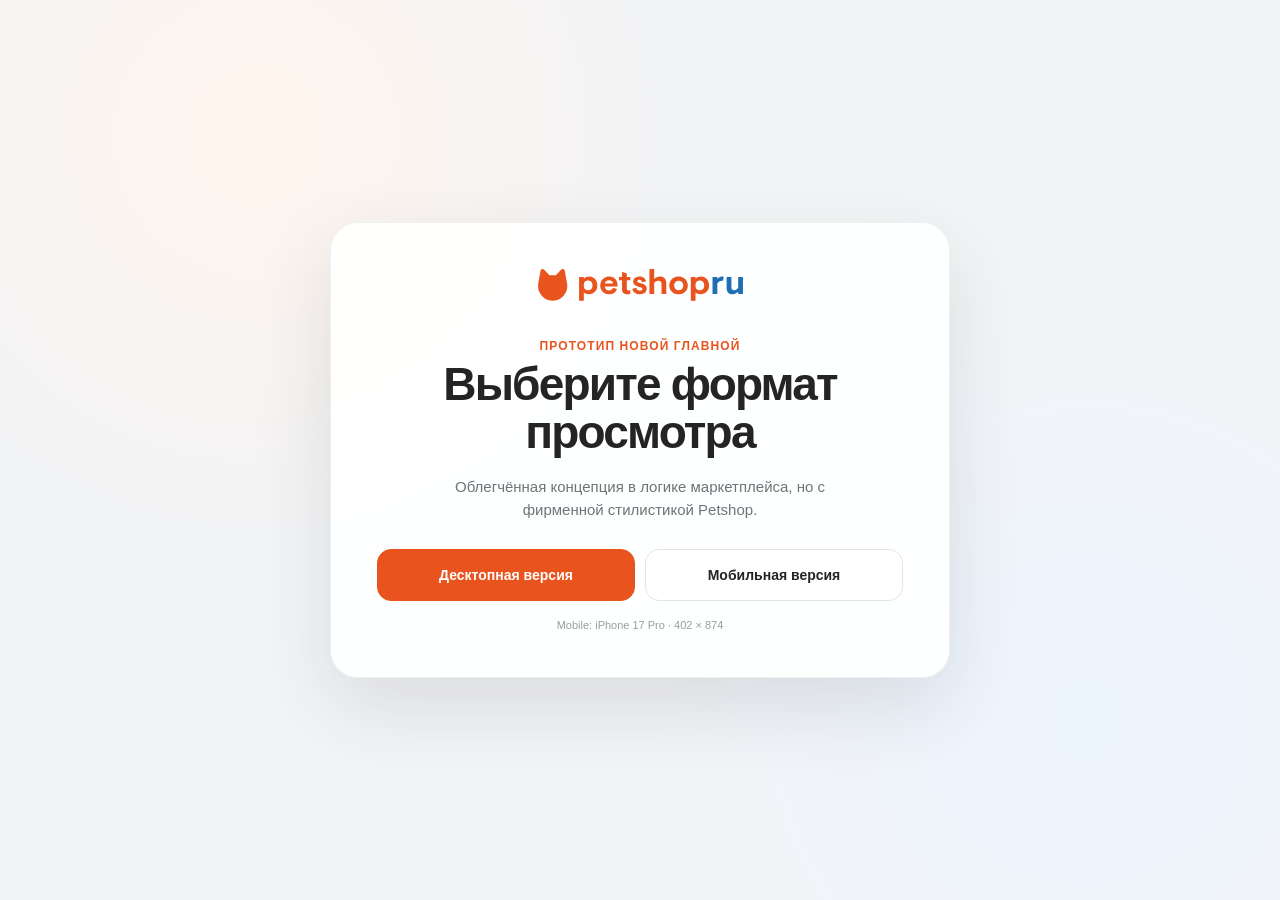
<file: index.html>
<!doctype html>
<html lang="ru">
  <head>
    <meta charset="utf-8">
    <meta name="viewport" content="width=device-width, initial-scale=1">
    <title>Petshop.ru — прототип новой главной</title>
    <meta name="description" content="Десктопный и мобильный прототип новой главной Petshop.ru">
    <meta property="og:title" content="Petshop.ru — прототип новой главной">
    <meta property="og:description" content="Облегчённая главная для десктопа и iPhone 17 Pro">
    <meta property="og:type" content="website">
    <meta property="og:image" content="https://alekspiter2-crypto.github.io/petshop-homepage-review-2026/og.png">
    <link rel="icon" href="./favicon.svg">
    <link rel="stylesheet" href="./share.css?v=14">
  </head>
  <body>
    <main class="share-home">
      <section class="share-card">
        <img src="./prototype/assets/petshop-logo.svg" alt="Petshop.ru">
        <p class="share-kicker">Прототип новой главной</p>
        <h1>Выберите формат просмотра</h1>
        <p class="share-copy">Облегчённая концепция в логике маркетплейса, но с фирменной стилистикой Petshop.</p>
        <div class="share-actions">
          <a class="share-link share-link-primary" href="./desktop/">Десктопная версия</a>
          <a class="share-link" href="./mobile/">Мобильная версия</a>
        </div>
        <span class="share-note">Mobile: iPhone 17 Pro · 402 × 874</span>
      </section>
    </main>
  </body>
</html>
</file>
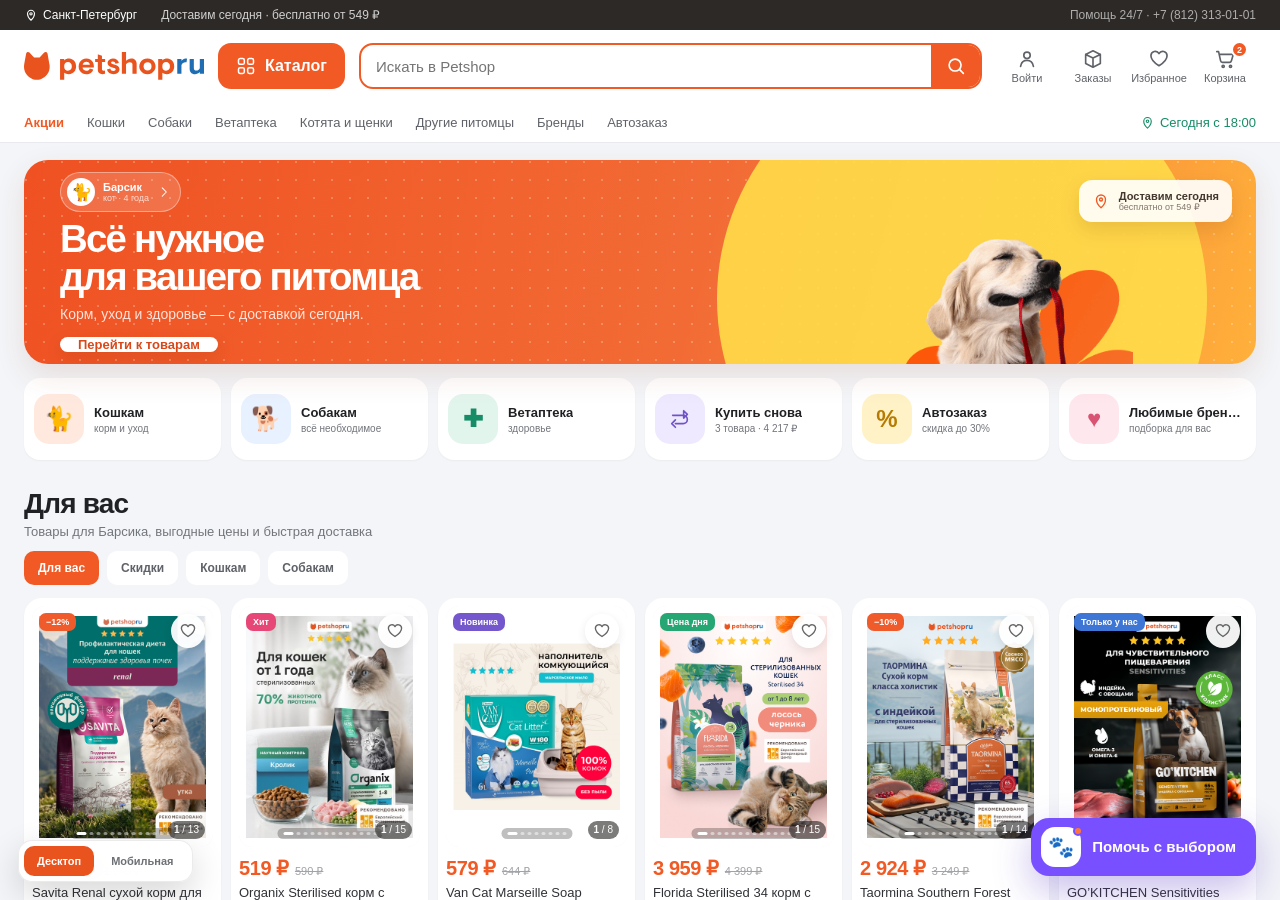
<file: desktop/index.html>
<!doctype html>
<html lang="ru">
  <head>
    <meta charset="utf-8">
    <meta name="viewport" content="width=device-width, initial-scale=1">
    <title>Petshop.ru — десктопный прототип</title>
    <link rel="icon" href="../favicon.svg">
    <link rel="stylesheet" href="../share.css?v=14">
  </head>
  <body>
    <main class="preview-page preview-page-desktop">
      <nav class="preview-switcher" aria-label="Выбор версии">
        <a class="is-active" href="./">Десктоп</a>
        <a href="../mobile/">Мобильная</a>
      </nav>
      <iframe class="prototype-frame desktop-frame" src="../prototype/index.html?v=20" title="Десктопный прототип Petshop.ru"></iframe>
    </main>
  </body>
</html>
</file>
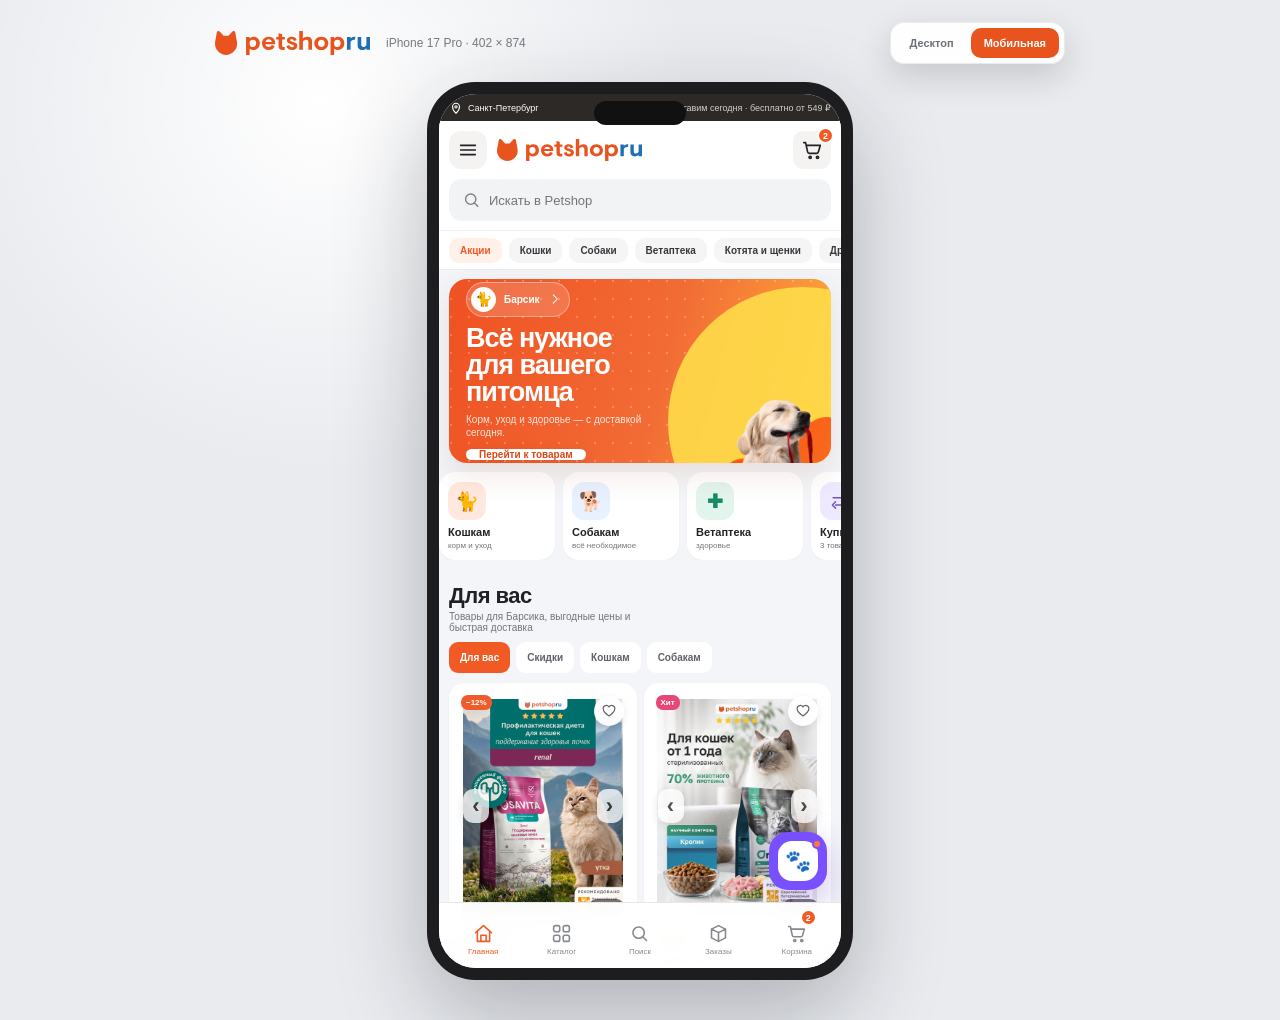
<file: mobile/index.html>
<!doctype html>
<html lang="ru">
  <head>
    <meta charset="utf-8">
    <meta name="viewport" content="width=device-width, initial-scale=1">
    <title>Petshop.ru — мобильный прототип</title>
    <link rel="icon" href="../favicon.svg">
    <link rel="stylesheet" href="../share.css?v=14">
  </head>
  <body>
    <main class="preview-page preview-page-mobile">
      <header class="mobile-review-head">
        <div>
          <img src="../prototype/assets/petshop-logo.svg" alt="Petshop.ru">
          <span>iPhone 17 Pro · 402 × 874</span>
        </div>
        <nav class="preview-switcher preview-switcher-mobile" aria-label="Выбор версии">
          <a href="../desktop/">Десктоп</a>
          <a class="is-active" href="./">Мобильная</a>
        </nav>
      </header>
      <div class="phone-shell">
        <div class="phone-speaker"></div>
        <iframe class="prototype-frame mobile-frame" src="../prototype/index.html?v=20" title="Мобильный прототип Petshop.ru для iPhone 17 Pro"></iframe>
      </div>
    </main>
  </body>
</html>
</file>
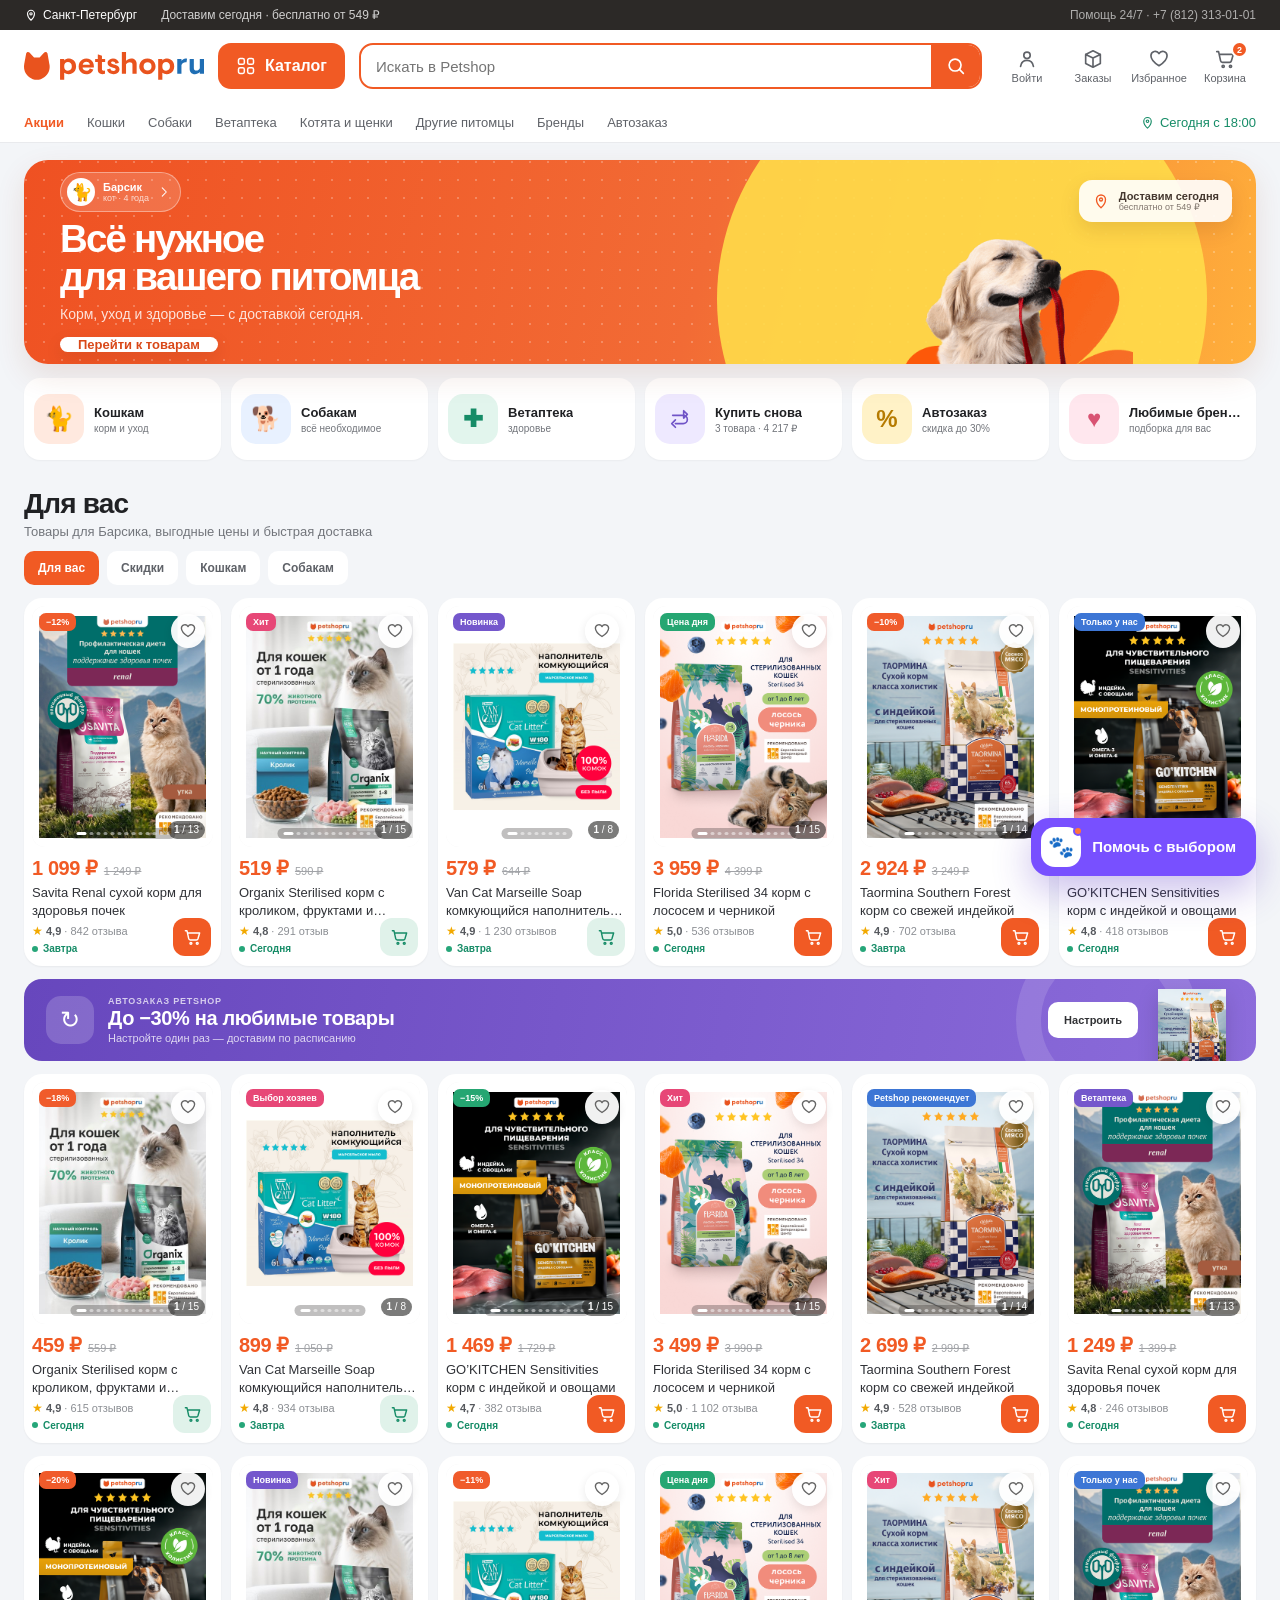
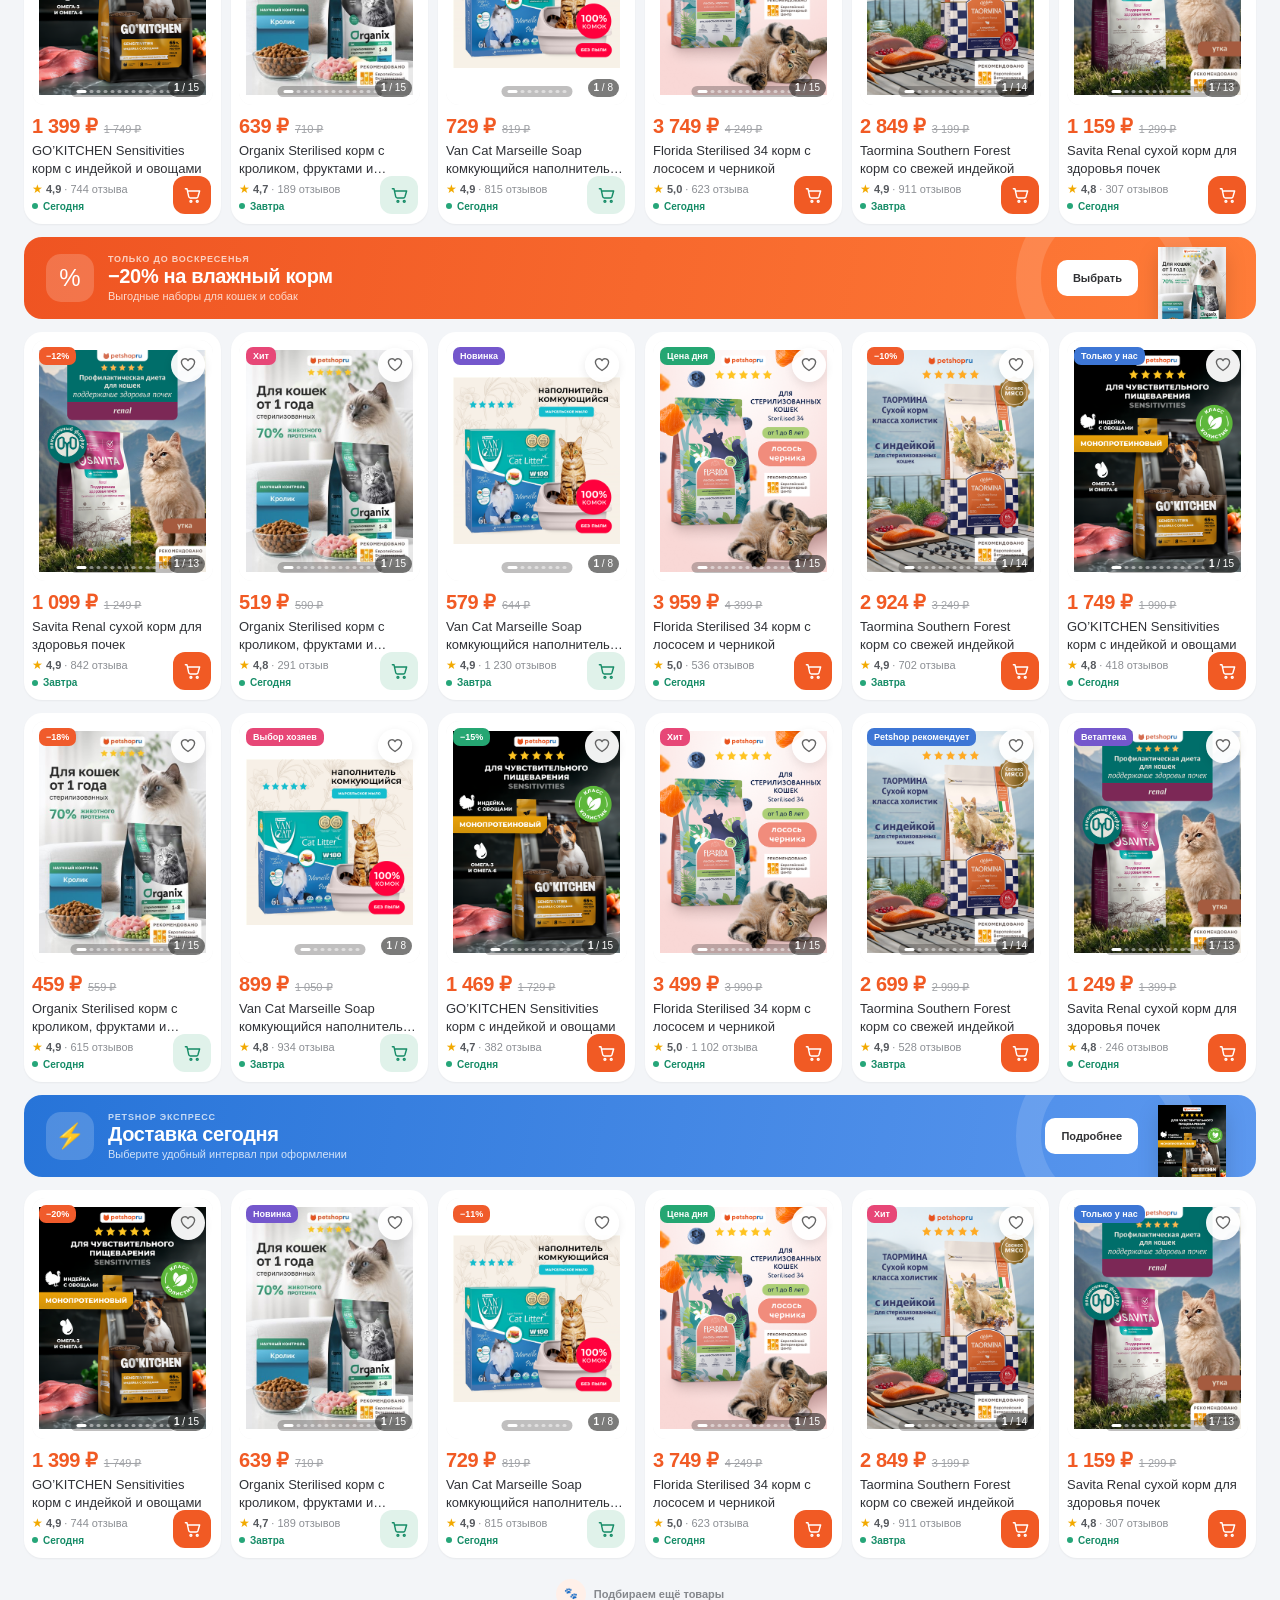
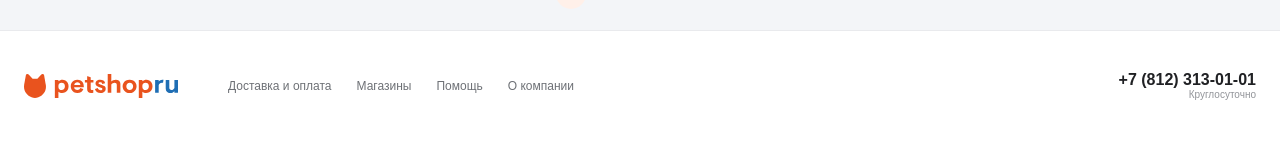
<file: prototype/index.html>
<!doctype html>
<html lang="ru">
<head>
  <meta charset="utf-8">
  <meta name="viewport" content="width=device-width, initial-scale=1, viewport-fit=cover">
  <meta name="theme-color" content="#f15a24">
  <title>Petshop — новая лёгкая главная</title>
  <link rel="stylesheet" href="styles.css">
  <link rel="stylesheet" href="assistant.css?v=16">
</head>
<body>
  <svg class="svg-sprite" aria-hidden="true">
    <symbol id="i-menu" viewBox="0 0 24 24"><path d="M4 7h16M4 12h16M4 17h16"/></symbol>
    <symbol id="i-search" viewBox="0 0 24 24"><circle cx="11" cy="11" r="6.5"/><path d="m16 16 4 4"/></symbol>
    <symbol id="i-pin" viewBox="0 0 24 24"><path d="M12 21s6-5.1 6-11a6 6 0 1 0-12 0c0 5.9 6 11 6 11Z"/><circle cx="12" cy="10" r="2"/></symbol>
    <symbol id="i-user" viewBox="0 0 24 24"><circle cx="12" cy="8" r="3.5"/><path d="M5 20c.7-4.3 3.2-6.5 7-6.5s6.3 2.2 7 6.5"/></symbol>
    <symbol id="i-heart" viewBox="0 0 24 24"><path d="M20.8 8.4c0 5.4-8.8 11-8.8 11s-8.8-5.6-8.8-11A4.7 4.7 0 0 1 12 6.1a4.7 4.7 0 0 1 8.8 2.3Z"/></symbol>
    <symbol id="i-cart" viewBox="0 0 24 24"><path d="M3 4h2l2.2 10.1a2 2 0 0 0 2 1.6h7.8a2 2 0 0 0 1.9-1.4L21 7H6"/><circle cx="10" cy="20" r="1.2"/><circle cx="18" cy="20" r="1.2"/></symbol>
    <symbol id="i-box" viewBox="0 0 24 24"><path d="m4 7 8-4 8 4-8 4-8-4Zm0 0v10l8 4 8-4V7M12 11v10"/></symbol>
    <symbol id="i-paw" viewBox="0 0 24 24"><ellipse cx="7" cy="8" rx="2" ry="3"/><ellipse cx="17" cy="8" rx="2" ry="3"/><ellipse cx="12" cy="5.5" rx="2" ry="3"/><path d="M6.5 17c0-3 2.5-6 5.5-6s5.5 3 5.5 6c0 2-1.7 3-3.4 2.3a5 5 0 0 0-4.2 0C8.2 20 6.5 19 6.5 17Z"/></symbol>
    <symbol id="i-grid" viewBox="0 0 24 24"><rect x="3" y="3" width="7" height="7" rx="2"/><rect x="14" y="3" width="7" height="7" rx="2"/><rect x="3" y="14" width="7" height="7" rx="2"/><rect x="14" y="14" width="7" height="7" rx="2"/></symbol>
    <symbol id="i-chevron" viewBox="0 0 24 24"><path d="m9 5 7 7-7 7"/></symbol>
    <symbol id="i-close" viewBox="0 0 24 24"><path d="m5 5 14 14M19 5 5 19"/></symbol>
    <symbol id="i-repeat" viewBox="0 0 24 24"><path d="M4 8h11.5a4.5 4.5 0 0 1 0 9H7"/><path d="m7 13-4 4 4 4M20 7l-4-4v8l4-4Z"/></symbol>
    <symbol id="i-home" viewBox="0 0 24 24"><path d="m3 11 9-8 9 8"/><path d="M5 10v11h14V10M9 21v-7h6v7"/></symbol>
  </svg>

  <div class="topbar">
    <div class="shell topbar__inner">
      <button type="button" data-toast="Город доставки — Санкт-Петербург"><svg><use href="#i-pin"/></svg>Санкт-Петербург</button>
      <span>Доставим сегодня · бесплатно от 549 ₽</span>
      <a href="tel:+78123130101">Помощь 24/7 · +7 (812) 313-01-01</a>
    </div>
  </div>

  <header class="site-header">
    <div class="shell header-main">
      <button class="icon-button mobile-menu" type="button" aria-label="Открыть меню" aria-expanded="false" data-menu-open><svg><use href="#i-menu"/></svg></button>

      <a class="logo" href="index.html" aria-label="Petshop — главная"><img src="assets/petshop-logo.svg" alt="Petshop.ru"></a>

      <a class="catalog-button" href="catalog.html"><svg><use href="#i-grid"/></svg>Каталог</a>

      <form class="search search--desktop" data-search-form>
        <input type="search" placeholder="Искать в Petshop" aria-label="Поиск в Petshop">
        <button type="submit" aria-label="Найти"><svg><use href="#i-search"/></svg></button>
      </form>

      <nav class="account-nav" aria-label="Личный кабинет">
        <a href="#" data-toast="Вход доступен в полной версии магазина"><svg><use href="#i-user"/></svg><span>Войти</span></a>
        <a href="#" data-toast="История заказов доступна в полной версии магазина"><svg><use href="#i-box"/></svg><span>Заказы</span></a>
        <a href="#" data-toast="Раздел избранного готовится"><svg><use href="#i-heart"/></svg><span>Избранное</span></a>
        <a href="cart.html" class="cart-link"><svg><use href="#i-cart"/></svg><span>Корзина</span><b data-cart-count>2</b></a>
      </nav>

      <a class="mobile-cart" href="cart.html" aria-label="Корзина"><svg><use href="#i-cart"/></svg><b data-cart-count>2</b></a>
    </div>

    <div class="shell mobile-search-wrap">
      <form class="search search--mobile" data-search-form>
        <svg><use href="#i-search"/></svg>
        <input type="search" placeholder="Искать в Petshop" aria-label="Поиск в Petshop">
      </form>
    </div>

    <nav class="shell shortcut-nav" aria-label="Разделы магазина">
      <a class="shortcut-nav__accent" href="#catalog">Акции</a>
      <a href="catalog.html?page=cats">Кошки</a>
      <a href="catalog.html?page=dogs">Собаки</a>
      <a href="catalog.html#vet">Ветаптека</a>
      <a href="catalog.html#young">Котята и щенки</a>
      <a href="catalog.html#other-pets">Другие питомцы</a>
      <a href="#" data-toast="Раздел брендов готовится">Бренды</a>
      <a href="#auto">Автозаказ</a>
      <span><svg><use href="#i-pin"/></svg> Сегодня с 18:00</span>
    </nav>
  </header>

  <main>
    <section class="shell hero">
      <div class="hero__content">
        <button class="pet-chip" type="button" data-toast="Профиль Барсика открыт"><span class="pet-chip__avatar">🐈</span><span><b>Барсик</b><small>кот · 4 года</small></span><svg><use href="#i-chevron"/></svg></button>
        <h1>Всё нужное<br>для вашего питомца</h1>
        <p>Корм, уход и здоровье — с доставкой сегодня.</p>
        <button class="hero__button" type="button" data-scroll-catalog>Перейти к товарам</button>
      </div>
      <div class="hero__message"><svg><use href="#i-pin"/></svg><span><b>Доставим сегодня</b><small>бесплатно от 549 ₽</small></span></div>
      <div class="hero__shape"></div>
      <img class="hero__pet" src="assets/hero-dog.png" alt="Собака Petshop">
    </section>

    <section class="shell quick-section" aria-label="Быстрые действия">
      <div class="quick-grid">
        <a class="quick-card" href="catalog.html?page=cats"><span class="quick-card__icon quick-card__icon--peach">🐈</span><span><b>Кошкам</b><small>корм и уход</small></span></a>
        <a class="quick-card" href="catalog.html?page=dogs"><span class="quick-card__icon quick-card__icon--blue">🐕</span><span><b>Собакам</b><small>всё необходимое</small></span></a>
        <a class="quick-card" href="catalog.html#vet"><span class="quick-card__icon quick-card__icon--green">✚</span><span><b>Ветаптека</b><small>здоровье</small></span></a>
        <button class="quick-card" type="button" data-repeat-order><span class="quick-card__icon quick-card__icon--lilac"><svg><use href="#i-repeat"/></svg></span><span><b>Купить снова</b><small>3 товара · 4 217 ₽</small></span></button>
        <a class="quick-card" href="#auto"><span class="quick-card__icon quick-card__icon--yellow">%</span><span><b>Автозаказ</b><small>скидка до 30%</small></span></a>
        <a class="quick-card" href="#" data-toast="Подборка любимых брендов готовится"><span class="quick-card__icon quick-card__icon--rose">♥</span><span><b>Любимые бренды</b><small>подборка для вас</small></span></a>
      </div>
    </section>

    <section class="shell product-section" id="catalog">
      <div class="section-head">
        <div><h2 data-feed-title>Для вас</h2><p data-feed-subtitle>Товары для Барсика, выгодные цены и быстрая доставка</p></div>
      </div>

      <div class="discovery-tabs" aria-label="Фильтры товарной ленты">
        <button class="is-active" type="button" data-product-filter="all">Для вас</button>
        <button type="button" data-product-filter="sale">Скидки</button>
        <button type="button" data-product-filter="cats">Кошкам</button>
        <button type="button" data-product-filter="dogs">Собакам</button>
      </div>

      <div class="product-feed" data-product-feed aria-live="polite"></div>
      <div class="feed-loader" data-feed-sentinel><span>🐾</span> Подбираем ещё товары</div>
    </section>
  </main>

  <footer class="footer">
    <div class="shell footer__inner">
      <a class="logo logo--footer" href="index.html"><img src="assets/petshop-logo.svg" alt="Petshop.ru"></a>
      <nav><a href="#" data-toast="Информация о доставке готовится">Доставка и оплата</a><a href="#" data-toast="Карта магазинов готовится">Магазины</a><a href="tel:+78123130101">Помощь</a><a href="#" data-toast="Раздел о компании готовится">О компании</a></nav>
      <div><a href="tel:+78123130101">+7 (812) 313-01-01</a><span>Круглосуточно</span></div>
    </div>
  </footer>

  <nav class="mobile-bottom-nav" aria-label="Мобильная навигация">
    <a class="is-active" href="index.html"><svg><use href="#i-home"/></svg><span>Главная</span></a>
    <a href="catalog.html"><svg><use href="#i-grid"/></svg><span>Каталог</span></a>
    <a href="#" data-focus-search><svg><use href="#i-search"/></svg><span>Поиск</span></a>
    <a href="#" data-toast="История заказов доступна в полной версии магазина"><svg><use href="#i-box"/></svg><span>Заказы</span></a>
    <a href="cart.html"><svg><use href="#i-cart"/></svg><span>Корзина</span><b data-cart-count>2</b></a>
  </nav>

  <aside class="mobile-drawer" role="dialog" aria-modal="true" aria-label="Мобильное меню" aria-hidden="true" data-mobile-drawer>
    <div class="mobile-drawer__panel">
      <div class="mobile-drawer__head"><a class="logo" href="index.html"><img src="assets/petshop-logo.svg" alt="Petshop.ru"></a><button class="icon-button" type="button" aria-label="Закрыть меню" data-menu-close><svg><use href="#i-close"/></svg></button></div>
      <nav><a href="catalog.html">Каталог</a><a href="catalog.html?page=cats">Кошки</a><a href="catalog.html?page=dogs">Собаки</a><a href="catalog.html#vet">Ветаптека</a><a href="#auto">Автозаказ</a><a href="#" data-toast="Карта магазинов готовится">Магазины</a></nav>
      <div class="drawer-delivery"><svg><use href="#i-pin"/></svg><span><b>Доставим сегодня</b><small>Санкт-Петербург</small></span></div>
    </div>
  </aside>

  <div class="toast" role="status" aria-live="polite" data-toast-box></div>
  <script src="cart-store.js?v=3"></script>
  <script src="script.js?v=3"></script>
  <script src="assistant.js?v=20"></script>
</body>
</html>
</file>
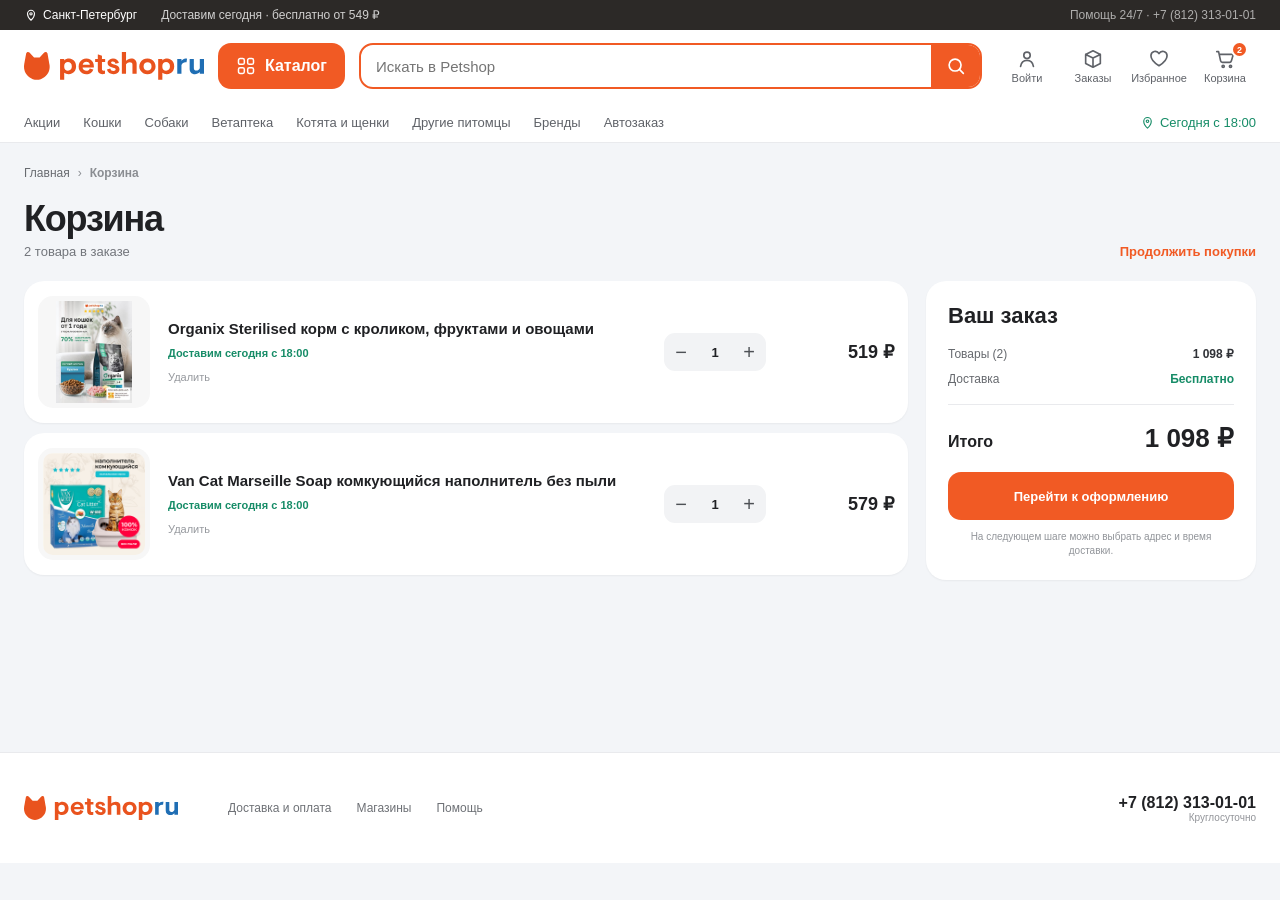
<file: prototype/cart.html>
<!doctype html>
<html lang="ru">
<head>
  <meta charset="utf-8">
  <meta name="viewport" content="width=device-width, initial-scale=1, viewport-fit=cover">
  <meta name="theme-color" content="#f15a24">
  <title>Корзина — Petshop</title>
  <link rel="stylesheet" href="styles.css">
  <link rel="stylesheet" href="cart.css">
</head>
<body class="cart-page">
  <svg class="svg-sprite" aria-hidden="true">
    <symbol id="i-menu" viewBox="0 0 24 24"><path d="M4 7h16M4 12h16M4 17h16"/></symbol>
    <symbol id="i-search" viewBox="0 0 24 24"><circle cx="11" cy="11" r="6.5"/><path d="m16 16 4 4"/></symbol>
    <symbol id="i-pin" viewBox="0 0 24 24"><path d="M12 21s6-5.1 6-11a6 6 0 1 0-12 0c0 5.9 6 11 6 11Z"/><circle cx="12" cy="10" r="2"/></symbol>
    <symbol id="i-user" viewBox="0 0 24 24"><circle cx="12" cy="8" r="3.5"/><path d="M5 20c.7-4.3 3.2-6.5 7-6.5s6.3 2.2 7 6.5"/></symbol>
    <symbol id="i-heart" viewBox="0 0 24 24"><path d="M20.8 8.4c0 5.4-8.8 11-8.8 11s-8.8-5.6-8.8-11A4.7 4.7 0 0 1 12 6.1a4.7 4.7 0 0 1 8.8 2.3Z"/></symbol>
    <symbol id="i-cart" viewBox="0 0 24 24"><path d="M3 4h2l2.2 10.1a2 2 0 0 0 2 1.6h7.8a2 2 0 0 0 1.9-1.4L21 7H6"/><circle cx="10" cy="20" r="1.2"/><circle cx="18" cy="20" r="1.2"/></symbol>
    <symbol id="i-box" viewBox="0 0 24 24"><path d="m4 7 8-4 8 4-8 4-8-4Zm0 0v10l8 4 8-4V7M12 11v10"/></symbol>
    <symbol id="i-grid" viewBox="0 0 24 24"><rect x="3" y="3" width="7" height="7" rx="2"/><rect x="14" y="3" width="7" height="7" rx="2"/><rect x="3" y="14" width="7" height="7" rx="2"/><rect x="14" y="14" width="7" height="7" rx="2"/></symbol>
    <symbol id="i-close" viewBox="0 0 24 24"><path d="m5 5 14 14M19 5 5 19"/></symbol>
    <symbol id="i-home" viewBox="0 0 24 24"><path d="m3 11 9-8 9 8"/><path d="M5 10v11h14V10M9 21v-7h6v7"/></symbol>
  </svg>

  <div class="topbar">
    <div class="shell topbar__inner">
      <button type="button" data-toast="Город доставки — Санкт-Петербург"><svg><use href="#i-pin"/></svg>Санкт-Петербург</button>
      <span>Доставим сегодня · бесплатно от 549 ₽</span>
      <a href="tel:+78123130101">Помощь 24/7 · +7 (812) 313-01-01</a>
    </div>
  </div>

  <header class="site-header">
    <div class="shell header-main">
      <button class="icon-button mobile-menu" type="button" aria-label="Открыть меню" aria-expanded="false" data-menu-open><svg><use href="#i-menu"/></svg></button>
      <a class="logo" href="index.html" aria-label="Petshop — главная"><img src="assets/petshop-logo.svg" alt="Petshop.ru"></a>
      <a class="catalog-button" href="catalog.html"><svg><use href="#i-grid"/></svg>Каталог</a>
      <form class="search search--desktop" data-search-form>
        <input type="search" placeholder="Искать в Petshop" aria-label="Поиск в Petshop">
        <button type="submit" aria-label="Найти"><svg><use href="#i-search"/></svg></button>
      </form>
      <nav class="account-nav" aria-label="Личный кабинет">
        <a href="#" data-toast="Вход доступен в полной версии магазина"><svg><use href="#i-user"/></svg><span>Войти</span></a>
        <a href="#" data-toast="История заказов доступна в полной версии магазина"><svg><use href="#i-box"/></svg><span>Заказы</span></a>
        <a href="#" data-toast="Раздел избранного готовится"><svg><use href="#i-heart"/></svg><span>Избранное</span></a>
        <a href="cart.html" class="cart-link is-current"><svg><use href="#i-cart"/></svg><span>Корзина</span><b data-cart-count>2</b></a>
      </nav>
      <a class="mobile-cart is-current" href="cart.html" aria-label="Корзина"><svg><use href="#i-cart"/></svg><b data-cart-count>2</b></a>
    </div>
    <div class="shell mobile-search-wrap">
      <form class="search search--mobile" data-search-form>
        <svg><use href="#i-search"/></svg>
        <input type="search" placeholder="Искать в Petshop" aria-label="Поиск в Petshop">
      </form>
    </div>
    <nav class="shell shortcut-nav" aria-label="Разделы магазина">
      <a href="index.html#catalog">Акции</a><a href="catalog.html?page=cats">Кошки</a><a href="catalog.html?page=dogs">Собаки</a><a href="catalog.html#vet">Ветаптека</a><a href="catalog.html#young">Котята и щенки</a><a href="catalog.html#other-pets">Другие питомцы</a><a href="#" data-toast="Раздел брендов готовится">Бренды</a><a href="index.html#auto">Автозаказ</a>
      <span><svg><use href="#i-pin"/></svg> Сегодня с 18:00</span>
    </nav>
  </header>

  <main class="shell cart-main">
    <nav class="cart-breadcrumbs" aria-label="Хлебные крошки"><a href="index.html">Главная</a><span>›</span><b>Корзина</b></nav>
    <div class="cart-heading"><div><h1>Корзина</h1><p data-cart-heading>Проверяем состав заказа</p></div><a href="index.html#catalog">Продолжить покупки</a></div>
    <div class="cart-layout" data-cart-layout>
      <section class="cart-items" aria-label="Товары в корзине" data-cart-items></section>
      <aside class="cart-summary" data-cart-summary></aside>
    </div>
  </main>

  <footer class="footer">
    <div class="shell footer__inner">
      <a class="logo logo--footer" href="index.html"><img src="assets/petshop-logo.svg" alt="Petshop.ru"></a>
      <nav><a href="#" data-toast="Информация о доставке готовится">Доставка и оплата</a><a href="#" data-toast="Карта магазинов готовится">Магазины</a><a href="tel:+78123130101">Помощь</a></nav>
      <div><a href="tel:+78123130101">+7 (812) 313-01-01</a><span>Круглосуточно</span></div>
    </div>
  </footer>

  <nav class="mobile-bottom-nav" aria-label="Мобильная навигация">
    <a href="index.html"><svg><use href="#i-home"/></svg><span>Главная</span></a>
    <a href="catalog.html"><svg><use href="#i-grid"/></svg><span>Каталог</span></a>
    <a href="#" data-focus-search><svg><use href="#i-search"/></svg><span>Поиск</span></a>
    <a href="#" data-toast="История заказов доступна в полной версии магазина"><svg><use href="#i-box"/></svg><span>Заказы</span></a>
    <a class="is-active" href="cart.html"><svg><use href="#i-cart"/></svg><span>Корзина</span><b data-cart-count>2</b></a>
  </nav>

  <aside class="mobile-drawer" aria-hidden="true" data-mobile-drawer>
    <div class="mobile-drawer__panel">
      <div class="mobile-drawer__head"><a class="logo" href="index.html"><img src="assets/petshop-logo.svg" alt="Petshop.ru"></a><button class="icon-button" type="button" aria-label="Закрыть меню" data-menu-close><svg><use href="#i-close"/></svg></button></div>
      <nav><a href="catalog.html">Каталог</a><a href="catalog.html?page=cats">Кошки</a><a href="catalog.html?page=dogs">Собаки</a><a href="catalog.html#vet">Ветаптека</a><a href="index.html#auto">Автозаказ</a></nav>
    </div>
  </aside>

  <div class="toast" role="status" aria-live="polite" data-toast-box></div>
  <script src="cart-store.js?v=3"></script>
  <script src="script.js?v=3"></script>
  <script src="cart.js?v=3"></script>
</body>
</html>
</file>
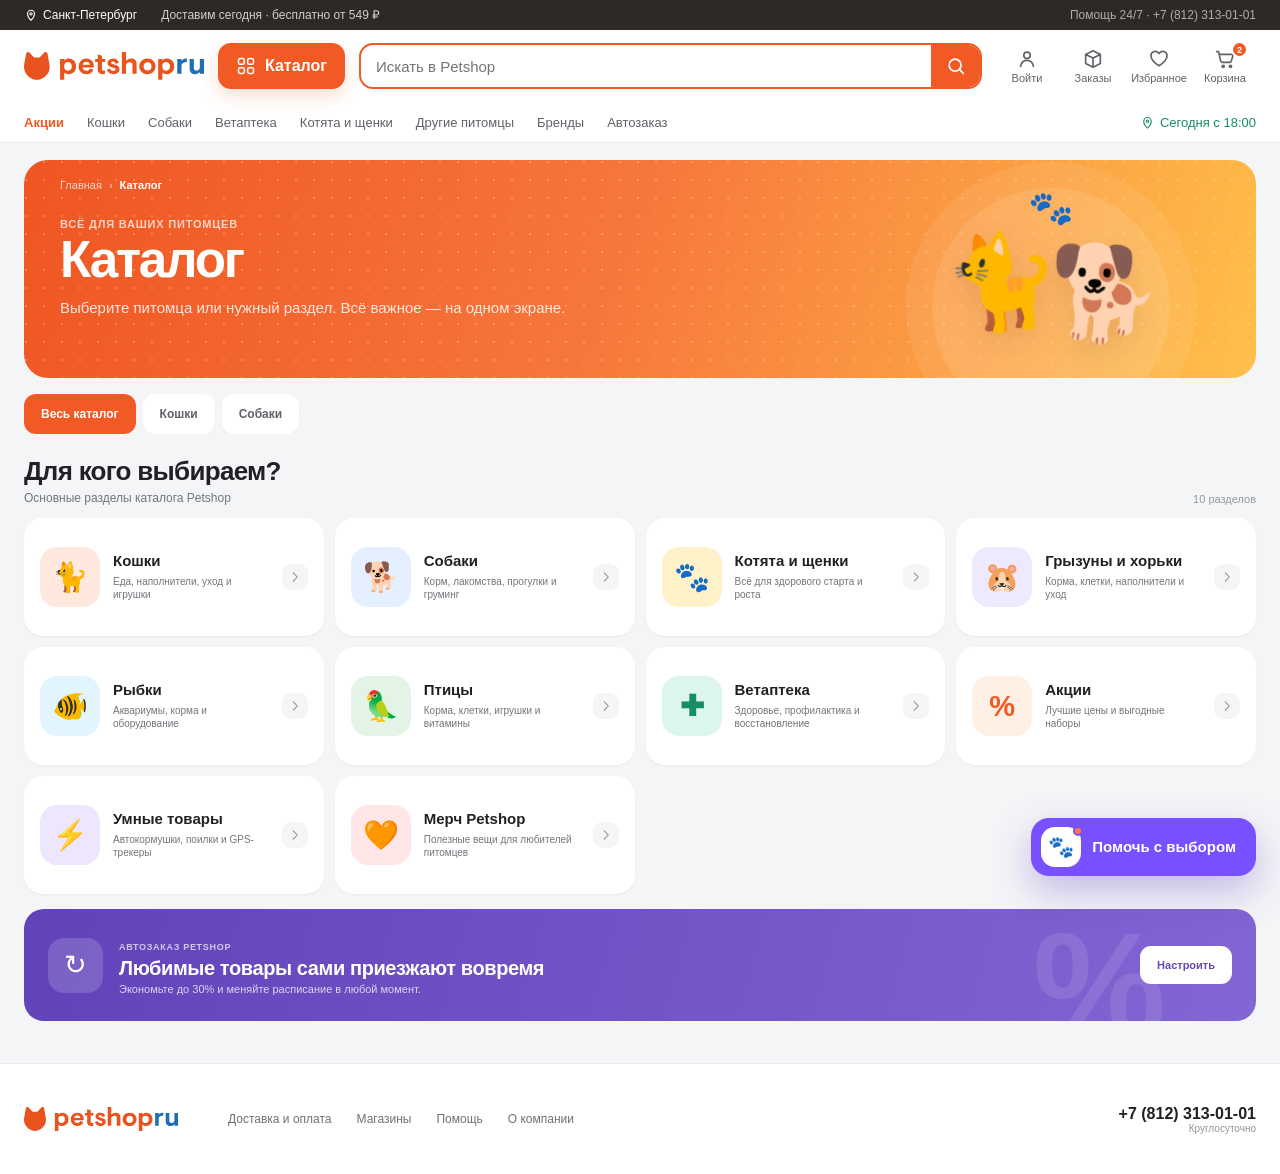
<file: prototype/catalog.html>
<!doctype html>
<html lang="ru">
<head>
  <meta charset="utf-8">
  <meta name="viewport" content="width=device-width, initial-scale=1, viewport-fit=cover">
  <meta name="theme-color" content="#f15a24">
  <title>Каталог — Petshop</title>
  <link rel="stylesheet" href="styles.css">
  <link rel="stylesheet" href="catalog.css">
  <link rel="stylesheet" href="assistant.css?v=16">
</head>
<body class="catalog-page">
  <svg class="svg-sprite" aria-hidden="true">
    <symbol id="i-menu" viewBox="0 0 24 24"><path d="M4 7h16M4 12h16M4 17h16"/></symbol>
    <symbol id="i-search" viewBox="0 0 24 24"><circle cx="11" cy="11" r="6.5"/><path d="m16 16 4 4"/></symbol>
    <symbol id="i-pin" viewBox="0 0 24 24"><path d="M12 21s6-5.1 6-11a6 6 0 1 0-12 0c0 5.9 6 11 6 11Z"/><circle cx="12" cy="10" r="2"/></symbol>
    <symbol id="i-user" viewBox="0 0 24 24"><circle cx="12" cy="8" r="3.5"/><path d="M5 20c.7-4.3 3.2-6.5 7-6.5s6.3 2.2 7 6.5"/></symbol>
    <symbol id="i-heart" viewBox="0 0 24 24"><path d="M20.8 8.4c0 5.4-8.8 11-8.8 11s-8.8-5.6-8.8-11A4.7 4.7 0 0 1 12 6.1a4.7 4.7 0 0 1 8.8 2.3Z"/></symbol>
    <symbol id="i-cart" viewBox="0 0 24 24"><path d="M3 4h2l2.2 10.1a2 2 0 0 0 2 1.6h7.8a2 2 0 0 0 1.9-1.4L21 7H6"/><circle cx="10" cy="20" r="1.2"/><circle cx="18" cy="20" r="1.2"/></symbol>
    <symbol id="i-box" viewBox="0 0 24 24"><path d="m4 7 8-4 8 4-8 4-8-4Zm0 0v10l8 4 8-4V7M12 11v10"/></symbol>
    <symbol id="i-grid" viewBox="0 0 24 24"><rect x="3" y="3" width="7" height="7" rx="2"/><rect x="14" y="3" width="7" height="7" rx="2"/><rect x="3" y="14" width="7" height="7" rx="2"/><rect x="14" y="14" width="7" height="7" rx="2"/></symbol>
    <symbol id="i-chevron" viewBox="0 0 24 24"><path d="m9 5 7 7-7 7"/></symbol>
    <symbol id="i-close" viewBox="0 0 24 24"><path d="m5 5 14 14M19 5 5 19"/></symbol>
    <symbol id="i-home" viewBox="0 0 24 24"><path d="m3 11 9-8 9 8"/><path d="M5 10v11h14V10M9 21v-7h6v7"/></symbol>
  </svg>

  <div class="topbar">
    <div class="shell topbar__inner">
      <button type="button" data-toast="Город доставки — Санкт-Петербург"><svg><use href="#i-pin"/></svg>Санкт-Петербург</button>
      <span>Доставим сегодня · бесплатно от 549 ₽</span>
      <a href="tel:+78123130101">Помощь 24/7 · +7 (812) 313-01-01</a>
    </div>
  </div>

  <header class="site-header">
    <div class="shell header-main">
      <button class="icon-button mobile-menu" type="button" aria-label="Открыть меню" aria-expanded="false" data-menu-open><svg><use href="#i-menu"/></svg></button>
      <a class="logo" href="index.html" aria-label="Petshop — главная"><img src="assets/petshop-logo.svg" alt="Petshop.ru"></a>
      <a class="catalog-button is-current" href="catalog.html"><svg><use href="#i-grid"/></svg>Каталог</a>

      <form class="search search--desktop" data-search-form>
        <input type="search" placeholder="Искать в Petshop" aria-label="Поиск в Petshop">
        <button type="submit" aria-label="Найти"><svg><use href="#i-search"/></svg></button>
      </form>

      <nav class="account-nav" aria-label="Личный кабинет">
        <a href="#" data-toast="Вход доступен в полной версии магазина"><svg><use href="#i-user"/></svg><span>Войти</span></a>
        <a href="#" data-toast="История заказов доступна в полной версии магазина"><svg><use href="#i-box"/></svg><span>Заказы</span></a>
        <a href="#" data-toast="Раздел избранного готовится"><svg><use href="#i-heart"/></svg><span>Избранное</span></a>
        <a href="cart.html" class="cart-link"><svg><use href="#i-cart"/></svg><span>Корзина</span><b data-cart-count>2</b></a>
      </nav>
      <a class="mobile-cart" href="cart.html" aria-label="Корзина"><svg><use href="#i-cart"/></svg><b data-cart-count>2</b></a>
    </div>

    <div class="shell mobile-search-wrap">
      <form class="search search--mobile" data-search-form>
        <svg><use href="#i-search"/></svg>
        <input type="search" placeholder="Искать в Petshop" aria-label="Поиск в Petshop">
      </form>
    </div>

    <nav class="shell shortcut-nav" aria-label="Разделы магазина">
      <a class="shortcut-nav__accent" href="index.html#catalog">Акции</a>
      <a href="catalog.html?page=cats" data-page-link="cats">Кошки</a>
      <a href="catalog.html?page=dogs" data-page-link="dogs">Собаки</a>
      <a href="catalog.html#vet">Ветаптека</a>
      <a href="catalog.html#young">Котята и щенки</a>
      <a href="catalog.html#other-pets">Другие питомцы</a>
      <a href="#" data-toast="Раздел брендов готовится">Бренды</a>
      <a href="index.html#auto">Автозаказ</a>
      <span><svg><use href="#i-pin"/></svg> Сегодня с 18:00</span>
    </nav>
  </header>

  <main class="catalog-main" data-catalog-root>
    <noscript><p class="shell">Для просмотра каталога включите JavaScript.</p></noscript>
  </main>

  <footer class="footer">
    <div class="shell footer__inner">
      <a class="logo logo--footer" href="index.html"><img src="assets/petshop-logo.svg" alt="Petshop.ru"></a>
      <nav><a href="#" data-toast="Информация о доставке готовится">Доставка и оплата</a><a href="#" data-toast="Карта магазинов готовится">Магазины</a><a href="tel:+78123130101">Помощь</a><a href="#" data-toast="Раздел о компании готовится">О компании</a></nav>
      <div><a href="tel:+78123130101">+7 (812) 313-01-01</a><span>Круглосуточно</span></div>
    </div>
  </footer>

  <nav class="mobile-bottom-nav" aria-label="Мобильная навигация">
    <a href="index.html"><svg><use href="#i-home"/></svg><span>Главная</span></a>
    <a class="is-active" href="catalog.html"><svg><use href="#i-grid"/></svg><span>Каталог</span></a>
    <a href="#" data-focus-search><svg><use href="#i-search"/></svg><span>Поиск</span></a>
    <a href="#" data-toast="История заказов доступна в полной версии магазина"><svg><use href="#i-box"/></svg><span>Заказы</span></a>
    <a href="cart.html"><svg><use href="#i-cart"/></svg><span>Корзина</span><b data-cart-count>2</b></a>
  </nav>

  <aside class="mobile-drawer" role="dialog" aria-modal="true" aria-label="Мобильное меню" aria-hidden="true" data-mobile-drawer>
    <div class="mobile-drawer__panel">
      <div class="mobile-drawer__head"><a class="logo" href="index.html"><img src="assets/petshop-logo.svg" alt="Petshop.ru"></a><button class="icon-button" type="button" aria-label="Закрыть меню" data-menu-close><svg><use href="#i-close"/></svg></button></div>
      <nav><a href="catalog.html">Каталог</a><a href="catalog.html?page=cats">Кошки</a><a href="catalog.html?page=dogs">Собаки</a><a href="catalog.html#vet">Ветаптека</a><a href="index.html#auto">Автозаказ</a><a href="#" data-toast="Карта магазинов готовится">Магазины</a></nav>
      <div class="drawer-delivery"><svg><use href="#i-pin"/></svg><span><b>Доставим сегодня</b><small>Санкт-Петербург</small></span></div>
    </div>
  </aside>

  <div class="toast" role="status" aria-live="polite" data-toast-box></div>
  <script src="cart-store.js?v=3"></script>
  <script src="script.js?v=3"></script>
  <script src="catalog.js?v=3"></script>
  <script src="assistant.js?v=20"></script>
</body>
</html>
</file>
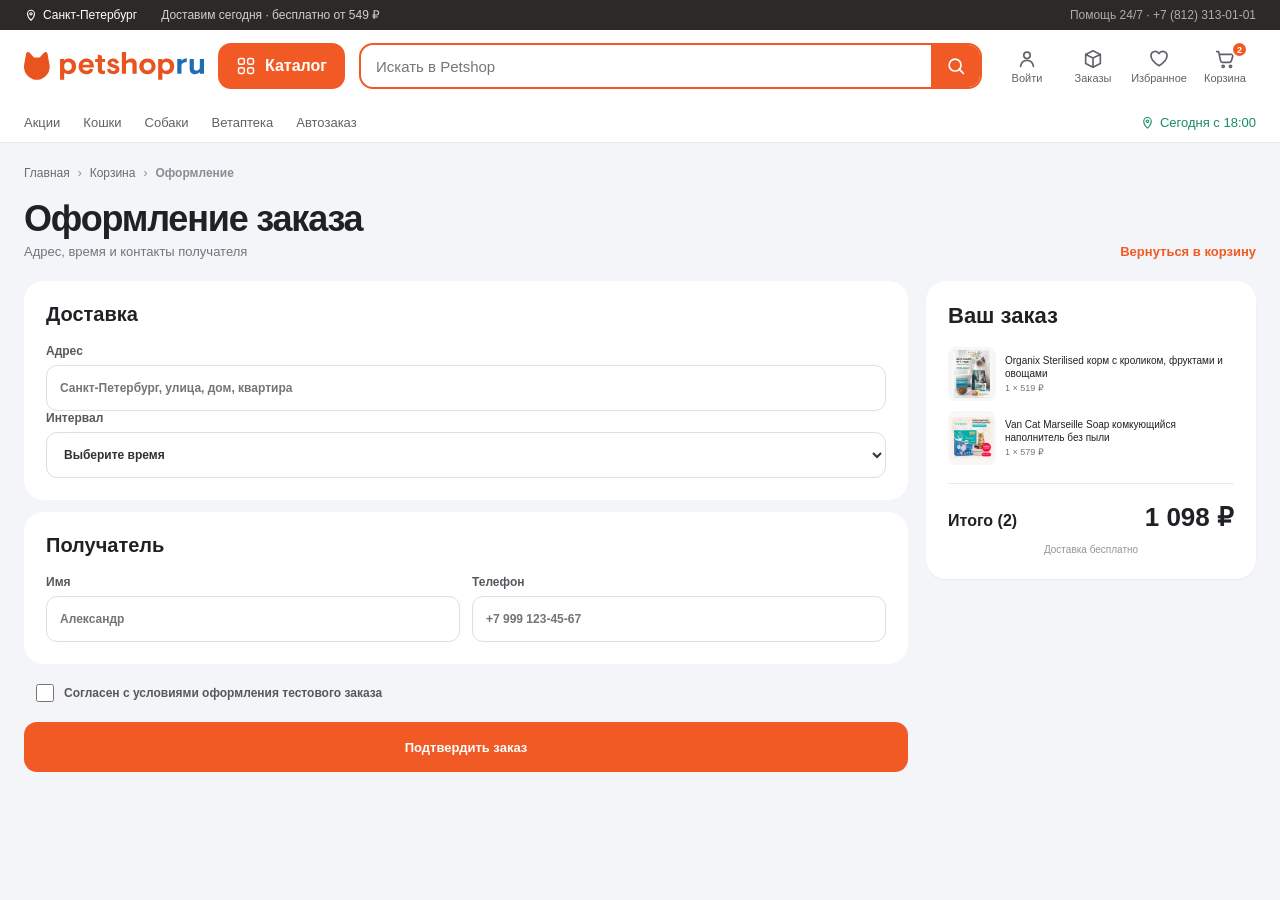
<file: prototype/checkout.html>
<!doctype html>
<html lang="ru">
<head>
  <meta charset="utf-8"><meta name="viewport" content="width=device-width, initial-scale=1, viewport-fit=cover"><meta name="theme-color" content="#f15a24">
  <title>Оформление заказа — Petshop</title><link rel="stylesheet" href="styles.css"><link rel="stylesheet" href="cart.css">
</head>
<body class="cart-page checkout-page">
  <svg class="svg-sprite" aria-hidden="true">
    <symbol id="i-menu" viewBox="0 0 24 24"><path d="M4 7h16M4 12h16M4 17h16"/></symbol><symbol id="i-search" viewBox="0 0 24 24"><circle cx="11" cy="11" r="6.5"/><path d="m16 16 4 4"/></symbol><symbol id="i-pin" viewBox="0 0 24 24"><path d="M12 21s6-5.1 6-11a6 6 0 1 0-12 0c0 5.9 6 11 6 11Z"/><circle cx="12" cy="10" r="2"/></symbol><symbol id="i-user" viewBox="0 0 24 24"><circle cx="12" cy="8" r="3.5"/><path d="M5 20c.7-4.3 3.2-6.5 7-6.5s6.3 2.2 7 6.5"/></symbol><symbol id="i-heart" viewBox="0 0 24 24"><path d="M20.8 8.4c0 5.4-8.8 11-8.8 11s-8.8-5.6-8.8-11A4.7 4.7 0 0 1 12 6.1a4.7 4.7 0 0 1 8.8 2.3Z"/></symbol><symbol id="i-cart" viewBox="0 0 24 24"><path d="M3 4h2l2.2 10.1a2 2 0 0 0 2 1.6h7.8a2 2 0 0 0 1.9-1.4L21 7H6"/><circle cx="10" cy="20" r="1.2"/><circle cx="18" cy="20" r="1.2"/></symbol><symbol id="i-box" viewBox="0 0 24 24"><path d="m4 7 8-4 8 4-8 4-8-4Zm0 0v10l8 4 8-4V7M12 11v10"/></symbol><symbol id="i-grid" viewBox="0 0 24 24"><rect x="3" y="3" width="7" height="7" rx="2"/><rect x="14" y="3" width="7" height="7" rx="2"/><rect x="3" y="14" width="7" height="7" rx="2"/><rect x="14" y="14" width="7" height="7" rx="2"/></symbol><symbol id="i-close" viewBox="0 0 24 24"><path d="m5 5 14 14M19 5 5 19"/></symbol><symbol id="i-home" viewBox="0 0 24 24"><path d="m3 11 9-8 9 8"/><path d="M5 10v11h14V10M9 21v-7h6v7"/></symbol>
  </svg>
  <div class="topbar"><div class="shell topbar__inner"><button type="button" data-toast="Город доставки — Санкт-Петербург"><svg><use href="#i-pin"/></svg>Санкт-Петербург</button><span>Доставим сегодня · бесплатно от 549 ₽</span><a href="tel:+78123130101">Помощь 24/7 · +7 (812) 313-01-01</a></div></div>
  <header class="site-header">
    <div class="shell header-main"><button class="icon-button mobile-menu" type="button" aria-label="Открыть меню" aria-expanded="false" data-menu-open><svg><use href="#i-menu"/></svg></button><a class="logo" href="index.html" aria-label="Petshop — главная"><img src="assets/petshop-logo.svg" alt="Petshop.ru"></a><a class="catalog-button" href="catalog.html"><svg><use href="#i-grid"/></svg>Каталог</a><form class="search search--desktop" data-search-form><input type="search" placeholder="Искать в Petshop" aria-label="Поиск в Petshop"><button type="submit" aria-label="Найти"><svg><use href="#i-search"/></svg></button></form><nav class="account-nav" aria-label="Личный кабинет"><a href="#" data-toast="Вход доступен в полной версии магазина"><svg><use href="#i-user"/></svg><span>Войти</span></a><a href="#" data-toast="История заказов доступна в полной версии магазина"><svg><use href="#i-box"/></svg><span>Заказы</span></a><a href="#" data-toast="Раздел избранного готовится"><svg><use href="#i-heart"/></svg><span>Избранное</span></a><a href="cart.html" class="cart-link is-current"><svg><use href="#i-cart"/></svg><span>Корзина</span><b data-cart-count>2</b></a></nav><a class="mobile-cart is-current" href="cart.html" aria-label="Корзина"><svg><use href="#i-cart"/></svg><b data-cart-count>2</b></a></div>
    <div class="shell mobile-search-wrap"><form class="search search--mobile" data-search-form><svg><use href="#i-search"/></svg><input type="search" placeholder="Искать в Petshop" aria-label="Поиск в Petshop"></form></div>
    <nav class="shell shortcut-nav" aria-label="Разделы магазина"><a href="index.html#catalog">Акции</a><a href="catalog.html?page=cats">Кошки</a><a href="catalog.html?page=dogs">Собаки</a><a href="catalog.html#vet">Ветаптека</a><a href="index.html#auto">Автозаказ</a><span><svg><use href="#i-pin"/></svg> Сегодня с 18:00</span></nav>
  </header>
  <main class="shell cart-main">
    <nav class="cart-breadcrumbs" aria-label="Хлебные крошки"><a href="index.html">Главная</a><span>›</span><a href="cart.html">Корзина</a><span>›</span><b>Оформление</b></nav>
    <div class="cart-heading"><div><h1>Оформление заказа</h1><p>Адрес, время и контакты получателя</p></div><a href="cart.html">Вернуться в корзину</a></div>
    <div class="checkout-layout" data-checkout-layout>
      <form class="checkout-form" data-checkout-form>
        <section><h2>Доставка</h2><label>Адрес<input name="address" autocomplete="street-address" required placeholder="Санкт-Петербург, улица, дом, квартира"></label><label>Интервал<select name="deliveryTime" required><option value="">Выберите время</option><option>Сегодня, 18:00–20:00</option><option>Сегодня, 20:00–22:00</option><option>Завтра, 10:00–12:00</option></select></label></section>
        <section><h2>Получатель</h2><div class="checkout-fields"><label>Имя<input name="name" autocomplete="name" required placeholder="Александр"></label><label>Телефон<input name="phone" autocomplete="tel" required inputmode="tel" pattern="[+0-9 ()-]{10,}" placeholder="+7 999 123-45-67"></label></div></section>
        <label class="checkout-consent"><input type="checkbox" required> <span>Согласен с условиями оформления тестового заказа</span></label>
        <button type="submit">Подтвердить заказ</button>
      </form>
      <aside class="cart-summary checkout-summary" data-checkout-summary></aside>
    </div>
    <section class="checkout-success" hidden tabindex="-1" data-checkout-success><span>✓</span><h1>Заказ оформлен</h1><p>Это демонстрационный заказ прототипа. Никакие данные никуда не отправлены.</p><a href="index.html">Вернуться на главную</a></section>
  </main>
  <nav class="mobile-bottom-nav" aria-label="Мобильная навигация"><a href="index.html"><svg><use href="#i-home"/></svg><span>Главная</span></a><a href="catalog.html"><svg><use href="#i-grid"/></svg><span>Каталог</span></a><a href="#" data-focus-search><svg><use href="#i-search"/></svg><span>Поиск</span></a><a href="#" data-toast="История заказов доступна в полной версии магазина"><svg><use href="#i-box"/></svg><span>Заказы</span></a><a class="is-active" href="cart.html"><svg><use href="#i-cart"/></svg><span>Корзина</span><b data-cart-count>2</b></a></nav>
  <aside class="mobile-drawer" aria-hidden="true" data-mobile-drawer><div class="mobile-drawer__panel"><div class="mobile-drawer__head"><a class="logo" href="index.html"><img src="assets/petshop-logo.svg" alt="Petshop.ru"></a><button class="icon-button" type="button" aria-label="Закрыть меню" data-menu-close><svg><use href="#i-close"/></svg></button></div><nav><a href="catalog.html">Каталог</a><a href="catalog.html?page=cats">Кошки</a><a href="catalog.html?page=dogs">Собаки</a><a href="cart.html">Корзина</a></nav></div></aside>
  <div class="toast" role="status" aria-live="polite" data-toast-box></div><script src="cart-store.js?v=3"></script><script src="script.js?v=3"></script><script src="checkout.js?v=3"></script>
</body>
</html>
</file>
<file: share.css>
:root {
  --orange: #e9531e;
  --ink: #242424;
  --canvas: #eff1f4;
}

* { box-sizing: border-box; }
html, body { margin: 0; min-height: 100%; }
body { background: var(--canvas); color: var(--ink); font-family: -apple-system, BlinkMacSystemFont, "Segoe UI", Arial, sans-serif; }
a { color: inherit; text-decoration: none; }

.share-home { min-height: 100vh; display: grid; place-items: center; padding: 24px; background: radial-gradient(circle at 20% 15%, #fff5ed 0, transparent 32%), radial-gradient(circle at 85% 80%, #edf5ff 0, transparent 34%), #f3f4f6; }
.share-card { width: min(620px, 100%); padding: 46px; border: 1px solid rgba(0,0,0,.06); border-radius: 28px; background: rgba(255,255,255,.92); box-shadow: 0 30px 80px rgba(42,47,54,.12); text-align: center; }
.share-card > img { width: 205px; height: auto; margin: 0 auto 34px; }
.share-kicker { margin: 0 0 8px; color: var(--orange); font-size: 12px; font-weight: 800; letter-spacing: 1.1px; text-transform: uppercase; }
.share-card h1 { margin: 0; font-size: clamp(30px, 5vw, 46px); line-height: 1.04; letter-spacing: -1.8px; }
.share-copy { max-width: 440px; margin: 18px auto 28px; color: #70747a; font-size: 15px; line-height: 1.55; }
.share-actions { display: grid; grid-template-columns: 1fr 1fr; gap: 10px; }
.share-link { min-height: 52px; display: grid; place-items: center; border: 1px solid #e2e4e7; border-radius: 14px; background: #fff; font-size: 14px; font-weight: 750; transition: .18s ease; }
.share-link:hover { transform: translateY(-2px); box-shadow: 0 10px 26px rgba(36,39,44,.1); }
.share-link-primary { border-color: var(--orange); background: var(--orange); color: #fff; }
.share-note { display: block; margin-top: 18px; color: #999ca1; font-size: 11px; }

.preview-page { min-height: 100vh; }
.prototype-frame { display: block; border: 0; background: #fff; }
.preview-page-desktop { position: relative; background: #fff; }
.desktop-frame { width: 100%; height: 100vh; }
.preview-switcher { position: fixed; z-index: 20; right: 18px; bottom: 18px; display: flex; gap: 4px; padding: 5px; border: 1px solid rgba(0,0,0,.08); border-radius: 14px; background: rgba(255,255,255,.94); box-shadow: 0 12px 34px rgba(0,0,0,.16); backdrop-filter: blur(12px); }
.preview-page-desktop .preview-switcher { right: auto; left: 18px; }
.preview-switcher a { padding: 9px 13px; border-radius: 10px; color: #6c7075; font-size: 11px; font-weight: 750; }
.preview-switcher a.is-active { background: var(--orange); color: #fff; }

.preview-page-mobile { min-height: 100vh; display: flex; flex-direction: column; align-items: center; padding: 22px 20px 40px; background: radial-gradient(circle at 25% 10%, #fff 0, transparent 28%), #e9ebef; }
.mobile-review-head { width: min(850px, 100%); display: flex; align-items: center; justify-content: space-between; margin-bottom: 18px; }
.mobile-review-head > div { display: flex; align-items: center; gap: 16px; }
.mobile-review-head img { width: 155px; height: auto; }
.mobile-review-head span { color: #777b81; font-size: 12px; }
.preview-switcher-mobile { position: static; }
.phone-shell { position: relative; width: 426px; height: 898px; padding: 12px; border-radius: 48px; background: #1d1d1f; box-shadow: 0 34px 90px rgba(26,30,36,.28); }
.phone-speaker { position: absolute; z-index: 4; top: 19px; left: 50%; width: 92px; height: 24px; border-radius: 99px; background: #111; transform: translateX(-50%); pointer-events: none; }
.mobile-frame { width: 402px; height: 874px; overflow: hidden; border-radius: 37px; }

@media (max-width: 700px) {
  .share-card { padding: 34px 20px; border-radius: 22px; }
  .share-card > img { width: 180px; margin-bottom: 28px; }
  .share-actions { grid-template-columns: 1fr; }
  .preview-page-mobile { padding: 0; background: #fff; }
  .mobile-review-head { display: none; }
  .phone-shell { width: 100%; height: 100vh; padding: 0; border-radius: 0; background: #fff; box-shadow: none; }
  .phone-speaker { display: none; }
  .mobile-frame { width: 100%; height: 100vh; border-radius: 0; }
  .preview-switcher { right: 8px; bottom: 8px; transform: scale(.9); transform-origin: right bottom; }
  .preview-page-desktop .preview-switcher { right: auto; left: 8px; transform-origin: left bottom; }
}
</file>
<file: prototype/styles.css>
:root {
  --orange: #f15a24;
  --orange-dark: #d94716;
  --ink: #202124;
  --muted: #72757b;
  --line: #e9eaed;
  --canvas: #f3f5f8;
  --paper: #fff;
  --green: #168c67;
  --radius: 18px;
}

* { box-sizing: border-box; }
html { scroll-behavior: smooth; }
body { margin: 0; overflow-x: clip; background: var(--canvas); color: var(--ink); font-family: -apple-system, BlinkMacSystemFont, "Segoe UI", Arial, sans-serif; -webkit-font-smoothing: antialiased; }
body.drawer-open { overflow: hidden; }
a { color: inherit; text-decoration: none; }
button, input { font: inherit; }
button { color: inherit; }
button, a { -webkit-tap-highlight-color: transparent; }
img { display: block; max-width: 100%; }
svg { width: 22px; height: 22px; fill: none; stroke: currentColor; stroke-width: 1.8; stroke-linecap: round; stroke-linejoin: round; }
.svg-sprite { position: absolute; width: 0; height: 0; overflow: hidden; }
.shell { width: min(1360px, calc(100% - 48px)); margin-inline: auto; }

.topbar { background: #2c2927; color: rgba(255,255,255,.78); font-size: 12px; }
.topbar__inner { height: 30px; display: flex; align-items: center; gap: 24px; }
.topbar button { display: flex; align-items: center; gap: 5px; padding: 0; border: 0; background: none; color: #fff; cursor: pointer; }
.topbar button svg { width: 14px; height: 14px; }
.topbar a { margin-left: auto; color: rgba(255,255,255,.62); }

.site-header { position: sticky; z-index: 50; top: 0; background: #fff; box-shadow: 0 1px 0 var(--line); }
.header-main { height: 72px; display: flex; align-items: center; gap: 14px; }
.logo { flex: 0 0 auto; display: inline-flex; align-items: center; }
.logo img { width: 180px; height: 28px; }
.catalog-button { height: 46px; display: flex; align-items: center; gap: 9px; padding: 0 18px; border: 0; border-radius: 13px; background: var(--orange); color: #fff; font-weight: 750; cursor: pointer; }
.catalog-button:hover { background: var(--orange-dark); }
.catalog-button svg { width: 20px; }
.search { height: 46px; display: flex; align-items: center; border: 2px solid var(--orange); border-radius: 14px; background: #fff; overflow: hidden; }
.search--desktop { flex: 1 1 auto; min-width: 240px; }
.search input { width: 100%; height: 100%; padding: 0 15px; border: 0; outline: 0; background: transparent; font-size: 15px; }
.search button { width: 52px; height: 100%; display: grid; place-items: center; border: 0; background: var(--orange); color: #fff; cursor: pointer; }
.account-nav { flex: 0 0 auto; display: flex; gap: 4px; }
.account-nav a { position: relative; min-width: 62px; height: 52px; display: grid; place-items: center; align-content: center; gap: 2px; border-radius: 12px; color: #5f6268; font-size: 11px; }
.account-nav a:hover { background: #f6f6f7; color: var(--orange); }
.account-nav svg { width: 22px; height: 22px; }
.account-nav b, .mobile-cart b, .mobile-bottom-nav b { position: absolute; top: 1px; right: 8px; min-width: 17px; height: 17px; display: grid; place-items: center; padding: 0 4px; border: 2px solid #fff; border-radius: 99px; background: var(--orange); color: #fff; font-size: 9px; }
.mobile-menu, .mobile-cart, .mobile-search-wrap { display: none; }
.icon-button { width: 42px; height: 42px; display: grid; place-items: center; padding: 0; border: 1px solid var(--line); border-radius: 12px; background: #fff; cursor: pointer; }
.mobile-menu { display: none; }

.shortcut-nav { height: 40px; display: flex; align-items: center; gap: 23px; overflow: hidden; color: #5f6268; font-size: 13px; white-space: nowrap; }
.shortcut-nav a:hover, .shortcut-nav__accent { color: var(--orange); }
.shortcut-nav__accent { font-weight: 750; }
.shortcut-nav span { margin-left: auto; display: flex; align-items: center; gap: 5px; color: var(--green); }
.shortcut-nav span svg { width: 15px; height: 15px; }

.hero { position: relative; height: 204px; margin-top: 18px; overflow: hidden; border-radius: 24px; background: linear-gradient(105deg, #ef5122 0%, #f26b35 55%, #ffb03b 100%); color: #fff; box-shadow: 0 12px 30px rgba(147,61,28,.12); }
.hero::before { content: ""; position: absolute; inset: 0; opacity: .24; background-image: radial-gradient(circle at 2px 2px, #fff 1.2px, transparent 1.4px); background-size: 18px 18px; }
.hero__content { position: relative; z-index: 3; width: 57%; height: 100%; display: flex; flex-direction: column; align-items: flex-start; justify-content: center; padding: 20px 36px; }
.pet-chip { display: flex; align-items: center; gap: 8px; margin-bottom: 8px; padding: 5px 9px 5px 6px; border: 1px solid rgba(255,255,255,.38); border-radius: 99px; background: rgba(255,255,255,.16); color: #fff; cursor: pointer; }
.pet-chip__avatar { width: 28px; height: 28px; display: grid; place-items: center; border-radius: 50%; background: #fff; font-size: 17px; }
.pet-chip span:nth-child(2) { display: grid; text-align: left; }
.pet-chip b { font-size: 11px; }
.pet-chip small { opacity: .75; font-size: 9px; }
.pet-chip svg { width: 14px; height: 14px; }
.hero h1 { margin: 0; max-width: 580px; font-size: clamp(32px, 3vw, 46px); line-height: .98; letter-spacing: -1.8px; }
.hero p { margin: 10px 0 15px; color: rgba(255,255,255,.84); font-size: 14px; }
.hero__button { height: 40px; padding: 0 18px; border: 0; border-radius: 11px; background: #fff; color: #d94818; font-size: 13px; font-weight: 750; cursor: pointer; box-shadow: 0 6px 16px rgba(104,36,12,.14); }
.hero__shape { position: absolute; z-index: 1; right: 4%; bottom: -180px; width: 490px; height: 490px; border-radius: 50%; background: rgba(255,220,74,.9); }
.hero__pet { position: absolute; z-index: 2; right: 10%; bottom: -112px; width: 310px; }
.hero__message { position: absolute; z-index: 4; right: 24px; top: 20px; display: flex; align-items: center; gap: 9px; padding: 10px 13px; border-radius: 13px; background: rgba(255,255,255,.9); color: #44372e; box-shadow: 0 8px 20px rgba(91,42,15,.13); }
.hero__message svg { width: 18px; color: var(--orange); }
.hero__message span { display: grid; }
.hero__message b { font-size: 11px; }
.hero__message small { color: #81766e; font-size: 9px; }

.quick-section { margin-top: 14px; }
.quick-grid { display: grid; grid-template-columns: repeat(6, minmax(0,1fr)); gap: 10px; }
.quick-card { min-width: 0; height: 82px; display: flex; align-items: center; gap: 10px; padding: 10px; border: 0; border-radius: 16px; background: #fff; text-align: left; cursor: pointer; box-shadow: 0 1px 2px rgba(20,20,20,.04); transition: transform .18s ease, box-shadow .18s ease; }
.quick-card:hover { transform: translateY(-2px); box-shadow: 0 8px 22px rgba(30,34,40,.08); }
.quick-card__icon { flex: 0 0 50px; width: 50px; height: 50px; display: grid; place-items: center; border-radius: 15px; font-size: 24px; font-weight: 800; }
.quick-card__icon svg { width: 24px; }
.quick-card__icon--peach { background: #ffe9df; }
.quick-card__icon--blue { background: #e8f1ff; }
.quick-card__icon--green { background: #e2f5ed; color: var(--green); }
.quick-card__icon--lilac { background: #eee9ff; color: #7054c7; }
.quick-card__icon--yellow { background: #fff2c7; color: #b67b00; }
.quick-card__icon--rose { background: #ffe7ee; color: #d95373; }
.quick-card > span:last-child { min-width: 0; display: grid; gap: 3px; }
.quick-card b { overflow: hidden; text-overflow: ellipsis; font-size: 13px; white-space: nowrap; }
.quick-card small { overflow: hidden; color: var(--muted); font-size: 10px; text-overflow: ellipsis; white-space: nowrap; }

.product-section { margin-top: 28px; scroll-margin-top: 120px; }
.section-head { display: flex; align-items: flex-end; justify-content: space-between; margin-bottom: 14px; }
.section-head h2 { margin: 0; font-size: 28px; letter-spacing: -.8px; }
.section-head p { margin: 4px 0 0; color: var(--muted); font-size: 13px; }
.section-head a { display: flex; align-items: center; gap: 2px; color: var(--orange); font-size: 13px; font-weight: 700; }
.section-head a svg { width: 17px; }
.discovery-tabs { display: flex; gap: 8px; margin: -2px 0 13px; overflow-x: auto; scrollbar-width: none; }
.discovery-tabs::-webkit-scrollbar { display: none; }
.discovery-tabs button { flex: 0 0 auto; height: 34px; padding: 0 14px; border: 0; border-radius: 10px; background: #fff; color: #5f6268; font-size: 12px; font-weight: 700; cursor: pointer; }
.discovery-tabs button.is-active { background: var(--orange); color: #fff; }
.product-feed { display: grid; gap: 13px; }
.feed-batch { display: grid; gap: 13px; }
.product-grid { display: grid; grid-template-columns: repeat(6, minmax(0,1fr)); gap: 10px; }
.product-card { position: relative; min-width: 0; padding: 8px 8px 12px; border-radius: 18px; background: #fff; box-shadow: 0 1px 2px rgba(20,20,20,.05); transition: transform .16s ease, box-shadow .16s ease; }
.product-card:hover { transform: translateY(-2px); box-shadow: 0 10px 26px rgba(30,34,40,.08); }
.product-card__visual { position: relative; aspect-ratio: 3 / 4; overflow: hidden; border-radius: 13px; background: #f3f3f3; }
.preview-images { position: absolute; inset: 0; }
.product-card__visual .preview-image { position: absolute; inset: 0; width: 100%; height: 100%; padding: 4%; object-fit: contain; background: #fff; opacity: 0; transition: opacity .16s ease; }
.product-card__visual .preview-image.is-active { opacity: 1; }
.preview-zones { position: absolute; z-index: 3; inset: 0; display: flex; }
.preview-zone { min-width: 0; cursor: pointer; touch-action: manipulation; }
.preview-zone { flex: 1 1 0; }
.preview-dots { position: absolute; z-index: 4; left: 50%; bottom: 8px; display: flex; gap: 3px; max-width: calc(100% - 76px); padding: 4px 6px; border-radius: 99px; background: rgba(29,28,27,.28); transform: translateX(-50%); pointer-events: none; }
.preview-dots i { width: 4px; height: 3px; flex: 0 0 auto; border-radius: 99px; background: rgba(255,255,255,.48); transition: background .16s ease, width .16s ease; }
.preview-dots i.is-active { width: 10px; background: #fff; }
.preview-arrow { position: absolute; z-index: 6; top: 50%; width: 30px; height: 38px; display: grid; place-items: center; padding: 0; border: 0; border-radius: 10px; background: rgba(255,255,255,.92); color: #302d2b; font: 700 26px/1 Arial, sans-serif; box-shadow: 0 3px 12px rgba(0,0,0,.12); cursor: pointer; opacity: 0; transform: translateY(-50%); transition: opacity .16s ease; }
.preview-arrow--prev { left: 7px; }
.preview-arrow--next { right: 7px; }
.product-card__visual:hover .preview-arrow, .preview-arrow:focus-visible { opacity: 1; }
.preview-counter { position: absolute; z-index: 5; right: 8px; bottom: 8px; padding: 3px 6px; border-radius: 99px; background: rgba(29,28,27,.58); color: #fff; font-size: 10px; line-height: 1.2; pointer-events: none; }
.favorite { position: absolute; z-index: 5; top: 8px; right: 8px; width: 34px; height: 34px; display: grid; place-items: center; padding: 0; border: 0; border-radius: 50%; background: rgba(255,255,255,.94); color: #666; cursor: pointer; box-shadow: 0 3px 10px rgba(0,0,0,.09); }
.favorite svg { width: 18px; }
.favorite.is-active { color: #e4415d; }
.favorite.is-active svg { fill: currentColor; }
.badge { position: absolute; z-index: 5; left: 7px; top: 7px; max-width: calc(100% - 54px); overflow: hidden; padding: 4px 7px; border-radius: 7px; color: #fff; font-size: 9px; font-weight: 750; text-overflow: ellipsis; white-space: nowrap; pointer-events: none; }
.badge--orange { background: #f05b2b; }
.badge--pink { background: #e74777; }
.badge--purple { background: #7457cc; }
.badge--green { background: #25a672; }
.badge--blue { background: #3d76d5; }
.price-row { display: flex; align-items: baseline; gap: 6px; margin-top: 9px; }
.price-row strong { color: var(--orange); font-size: 20px; letter-spacing: -.4px; }
.price-row del { color: #a1a3a7; font-size: 11px; }
.product-card h3 { min-height: 36px; margin: 4px 0 5px; overflow: hidden; display: -webkit-box; color: #303237; font-size: 13px; font-weight: 500; line-height: 1.38; -webkit-box-orient: vertical; -webkit-line-clamp: 2; }
.rating { display: flex; align-items: center; gap: 3px; min-width: 0; color: #55585d; font-size: 11px; }
.rating__star { color: #f2a900; font-size: 12px; line-height: 1; }
.rating b { font-size: 11px; }
.rating span:last-child { overflow: hidden; color: #8b8e93; font-weight: 400; text-overflow: ellipsis; white-space: nowrap; }
.delivery { display: flex; align-items: center; gap: 5px; margin-top: 6px; color: var(--green); font-size: 10px; font-weight: 650; }
.delivery i { width: 6px; height: 6px; border-radius: 50%; background: #26a679; }
.add-cart { position: absolute; right: 10px; bottom: 10px; width: 38px; height: 38px; display: grid; place-items: center; padding: 0; border: 0; border-radius: 12px; background: var(--orange); color: #fff; cursor: pointer; }
.add-cart svg { width: 19px; }
.add-cart span { display: none; }
.add-cart.is-added { background: #e0f2ea; color: var(--green); }

.promo-strip { position: relative; height: 82px; display: flex; align-items: center; gap: 14px; padding: 0 118px 0 22px; overflow: hidden; border-radius: 18px; color: #fff; }
.promo-strip::after { content: ""; position: absolute; right: 58px; width: 132px; height: 132px; border: 25px solid rgba(255,255,255,.13); border-radius: 50%; }
.promo-strip--orange { background: linear-gradient(100deg, #ef5422, #ff7c38); }
.promo-strip--blue { background: linear-gradient(100deg, #2774d8, #5c98ef); }
.promo-strip--green { background: linear-gradient(100deg, #148a68, #35ad83); }
.promo-strip--purple { background: linear-gradient(100deg, #6747bd, #8c6cdb); }
.promo-strip__icon { position: relative; z-index: 2; flex: 0 0 48px; width: 48px; height: 48px; display: grid; place-items: center; border-radius: 15px; background: rgba(255,255,255,.18); font-size: 24px; }
.promo-strip__copy { position: relative; z-index: 2; min-width: 0; }
.promo-strip__eyebrow { display: block; margin-bottom: 2px; color: rgba(255,255,255,.72); font-size: 9px; font-weight: 800; letter-spacing: .8px; text-transform: uppercase; }
.promo-strip h3 { margin: 0; font-size: 20px; line-height: 1.05; letter-spacing: -.35px; }
.promo-strip p { margin: 3px 0 0; color: rgba(255,255,255,.78); font-size: 11px; }
.promo-strip button { position: relative; z-index: 3; flex: 0 0 auto; height: 36px; margin-left: auto; padding: 0 16px; border: 0; border-radius: 10px; background: #fff; color: #313235; font-size: 11px; font-weight: 800; cursor: pointer; }
.promo-strip img { position: absolute; z-index: 2; right: 18px; bottom: -20px; width: 92px; height: 92px; object-fit: contain; filter: drop-shadow(0 8px 10px rgba(0,0,0,.14)); }
.feed-loader { height: 72px; display: flex; align-items: center; justify-content: center; gap: 8px; color: #85888d; font-size: 11px; font-weight: 650; }
.feed-loader span { display: inline-grid; place-items: center; width: 30px; height: 30px; border-radius: 50%; background: #fff0e9; animation: loader-pulse 1.4s ease-in-out infinite; }
.feed-empty { min-height: 260px; display: grid; place-items: center; align-content: center; padding: 28px; border-radius: 18px; background: #fff; text-align: center; }
.feed-empty > span { font-size: 36px; }
.feed-empty h3 { margin: 10px 0 4px; font-size: 20px; }
.feed-empty p { margin: 0; color: var(--muted); font-size: 12px; }
.feed-empty button { height: 38px; margin-top: 15px; padding: 0 15px; border: 0; border-radius: 10px; background: var(--orange); color: #fff; font-size: 11px; font-weight: 750; cursor: pointer; }
@keyframes loader-pulse { 50% { transform: scale(1.12); } }

.auto-banner { position: relative; min-height: 146px; display: flex; align-items: center; gap: 18px; margin-top: 26px; margin-bottom: 34px; padding: 24px 190px 24px 28px; overflow: hidden; border-radius: 22px; background: linear-gradient(100deg, #5b3db5, #7657cd 62%, #a68bea); color: #fff; }
.auto-banner::after { content: "%"; position: absolute; right: 18px; bottom: -42px; color: rgba(255,255,255,.1); font-size: 190px; font-weight: 900; }
.auto-banner__icon { flex: 0 0 54px; width: 54px; height: 54px; display: grid; place-items: center; border-radius: 16px; background: rgba(255,255,255,.16); }
.auto-banner__icon svg { width: 28px; }
.auto-banner span { color: rgba(255,255,255,.72); font-size: 11px; font-weight: 700; text-transform: uppercase; letter-spacing: .9px; }
.auto-banner h2 { margin: 3px 0 4px; font-size: 25px; }
.auto-banner p { margin: 0; color: rgba(255,255,255,.76); font-size: 13px; }
.auto-banner button { height: 42px; margin-left: auto; padding: 0 20px; border: 0; border-radius: 12px; background: #fff; color: #5c3cb5; font-size: 13px; font-weight: 750; cursor: pointer; }
.auto-banner > strong { position: absolute; z-index: 2; right: 32px; top: 18px; display: grid; color: rgba(255,255,255,.75); font-size: 11px; }
.auto-banner > strong b { color: #fff; font-size: 30px; }

.footer { border-top: 1px solid var(--line); background: #fff; }
.footer__inner { min-height: 110px; display: flex; align-items: center; gap: 50px; }
.logo--footer img { width: 154px; height: auto; }
.footer nav { display: flex; gap: 25px; color: #6e7176; font-size: 12px; }
.footer__inner > div { margin-left: auto; display: grid; text-align: right; }
.footer__inner > div a { font-size: 16px; font-weight: 750; }
.footer__inner > div span { color: #929499; font-size: 10px; }

.mobile-bottom-nav, .mobile-drawer { display: none; }
.toast { position: fixed; z-index: 200; left: 50%; bottom: 24px; max-width: min(420px, calc(100% - 32px)); padding: 12px 17px; border-radius: 12px; background: #272522; color: #fff; box-shadow: 0 18px 42px rgba(0,0,0,.25); font-size: 12px; font-weight: 650; transform: translate(-50%, 24px); opacity: 0; pointer-events: none; transition: .22s ease; }
.toast.is-visible { transform: translate(-50%, 0); opacity: 1; }

@media (max-width: 1180px) {
  .account-nav a { min-width: 52px; }
  .product-grid { grid-template-columns: repeat(5, minmax(0,1fr)); }
  .quick-grid { grid-template-columns: repeat(3, 1fr); }
}

@media (max-width: 860px) {
  .shell { width: min(100% - 28px, 800px); }
  .logo img { width: 160px; height: auto; }
  .catalog-button { padding: 0 13px; }
  .catalog-button span { display: none; }
  .account-nav a:nth-child(2), .account-nav a:nth-child(3) { display: none; }
  .product-grid { grid-template-columns: repeat(4, minmax(0,1fr)); }
}

@media (max-width: 700px) {
  body { padding-bottom: calc(68px + env(safe-area-inset-bottom)); }
  .shell { width: calc(100% - 20px); }
  .topbar__inner { width: calc(100% - 20px); height: 27px; gap: 10px; font-size: 9px; }
  .topbar__inner span { margin-left: auto; }
  .topbar a { display: none; }
  .site-header { position: sticky; top: 0; }
  .header-main { width: calc(100% - 20px); height: 58px; gap: 10px; }
  .mobile-menu { flex: 0 0 38px; width: 38px; height: 38px; display: grid; border: 0; background: #f4f3f1; }
  .logo img { width: 145px; height: auto; }
  .catalog-button, .search--desktop, .account-nav { display: none; }
  .mobile-cart { position: relative; width: 38px; height: 38px; display: grid; place-items: center; margin-left: auto; border-radius: 11px; background: #f4f3f1; }
  .mobile-cart b { right: -3px; top: -4px; }
  .mobile-search-wrap { width: calc(100% - 20px); display: block; padding-bottom: 9px; }
  .search--mobile { height: 42px; gap: 8px; padding: 0 13px; border: 0; border-radius: 13px; background: #f2f3f5; color: #7d8085; }
  .search--mobile svg { flex: 0 0 19px; width: 19px; }
  .search--mobile input { padding: 0; font-size: 13px; }
  .shortcut-nav { width: 100%; height: 39px; gap: 7px; padding: 0 10px; overflow-x: auto; border-top: 1px solid #f2f2f2; scrollbar-width: none; }
  .shortcut-nav::-webkit-scrollbar { display: none; }
  .shortcut-nav a { flex: 0 0 auto; padding: 7px 11px; border-radius: 10px; background: #f5f5f6; color: #36383c; font-size: 10px; font-weight: 650; }
  .shortcut-nav__accent { background: #fff0e9 !important; color: var(--orange) !important; }
  .shortcut-nav span { display: none; }

  .hero { width: calc(100% - 20px); height: 184px; margin-top: 10px; border-radius: 18px; }
  .hero__content { width: 72%; padding: 12px 17px; justify-content: center; }
  .pet-chip { margin-bottom: 8px; padding: 4px 7px 4px 4px; }
  .pet-chip__avatar { width: 25px; height: 25px; font-size: 14px; }
  .pet-chip b { font-size: 10px; }
  .pet-chip small { display: none; }
  .hero h1 { max-width: 230px; font-size: 27px; line-height: 1.01; letter-spacing: -1px; }
  .hero p { max-width: 205px; margin: 7px 0 10px; font-size: 10px; line-height: 1.3; }
  .hero__button { height: 34px; padding: 0 13px; font-size: 10px; }
  .hero__shape { right: -28%; bottom: -94px; width: 270px; height: 270px; }
  .hero__pet { right: -5%; bottom: -67px; width: 170px; }
  .hero__message { display: none; }

  .quick-section { width: 100%; margin-top: 9px; }
  .quick-grid { display: flex; gap: 8px; padding: 0 10px; overflow-x: auto; scroll-snap-type: x proximity; scrollbar-width: none; }
  .quick-grid::-webkit-scrollbar { display: none; }
  .quick-card { flex: 0 0 116px; height: 88px; display: grid; align-content: center; justify-items: start; gap: 6px; padding: 9px; scroll-snap-align: start; }
  .quick-card__icon { width: 38px; height: 38px; font-size: 19px; border-radius: 12px; }
  .quick-card__icon svg { width: 19px; }
  .quick-card b { font-size: 11px; }
  .quick-card small { font-size: 8px; }

  .product-section { margin-top: 23px; scroll-margin-top: 140px; }
  .section-head { align-items: center; margin-bottom: 10px; }
  .section-head h2 { font-size: 22px; letter-spacing: -.5px; }
  .section-head p { margin-top: 2px; max-width: 220px; font-size: 10px; }
  .section-head a { font-size: 10px; }
  .discovery-tabs { width: calc(100% + 10px); gap: 6px; margin: -1px 0 10px; padding-right: 10px; }
  .discovery-tabs button { height: 31px; padding: 0 11px; border-radius: 9px; font-size: 10px; }
  .product-feed, .feed-batch { gap: 9px; }
  .product-grid { grid-template-columns: repeat(2, minmax(0,1fr)); gap: 7px; }
  .product-card, .product-card:nth-child(n) { display: block; padding: 7px 7px 10px; border-radius: 15px; }
  .product-card__visual { border-radius: 11px; }
  .favorite { top: 6px; right: 6px; width: 30px; height: 30px; }
  .favorite svg { width: 16px; }
  .badge { left: 5px; top: 5px; padding: 3px 5px; font-size: 8px; }
  .preview-dots { bottom: 6px; gap: 2px; padding: 3px 4px; }
  .preview-dots i { width: 3px; height: 2px; }
  .preview-dots i.is-active { width: 7px; }
  .preview-arrow { width: 26px; height: 34px; font-size: 22px; opacity: .82; }
  .preview-counter { right: 6px; bottom: 6px; font-size: 9px; }
  .price-row { margin-top: 7px; gap: 4px; }
  .price-row strong { font-size: 17px; }
  .price-row del { font-size: 9px; }
  .product-card h3 { min-height: 32px; margin: 3px 0 4px; font-size: 11px; line-height: 1.4; }
  .rating { max-width: calc(100% - 34px); padding-right: 0; font-size: 9px; }
  .rating__star { font-size: 10px; }
  .rating b { font-size: 9px; }
  .rating span:last-child { display: block; }
  .delivery { font-size: 9px; }
  .add-cart { right: 8px; bottom: 8px; width: 34px; height: 34px; border-radius: 10px; }
  .add-cart svg { width: 17px; }

  .promo-strip { height: 68px; gap: 9px; padding: 0 76px 0 11px; border-radius: 14px; }
  .promo-strip::after { right: 38px; width: 92px; height: 92px; border-width: 18px; }
  .promo-strip__icon { flex-basis: 38px; width: 38px; height: 38px; border-radius: 11px; font-size: 18px; }
  .promo-strip__eyebrow { margin-bottom: 1px; font-size: 7px; letter-spacing: .5px; }
  .promo-strip h3 { max-width: 190px; overflow: hidden; font-size: 14px; text-overflow: ellipsis; white-space: nowrap; }
  .promo-strip p { max-width: 190px; margin-top: 2px; overflow: hidden; font-size: 8px; text-overflow: ellipsis; white-space: nowrap; }
  .promo-strip button { display: none; }
  .promo-strip img { right: 4px; bottom: -13px; width: 73px; height: 73px; }
  .feed-loader { height: 58px; font-size: 10px; }

  .auto-banner { width: calc(100% - 20px); min-height: 148px; align-items: flex-start; gap: 10px; margin-top: 18px; margin-bottom: 18px; padding: 18px 74px 18px 16px; border-radius: 18px; }
  .auto-banner__icon { flex-basis: 42px; width: 42px; height: 42px; border-radius: 13px; }
  .auto-banner__icon svg { width: 21px; }
  .auto-banner span { font-size: 8px; }
  .auto-banner h2 { max-width: 180px; margin-top: 3px; font-size: 17px; line-height: 1.06; }
  .auto-banner p { max-width: 180px; font-size: 10px; line-height: 1.35; }
  .auto-banner button { position: absolute; left: 68px; bottom: 15px; height: 34px; margin: 0; padding: 0 13px; font-size: 10px; }
  .auto-banner > strong { right: 13px; top: 15px; }
  .auto-banner > strong b { font-size: 24px; }
  .auto-banner::after { right: -20px; bottom: -24px; font-size: 110px; }

  .footer { display: none; }
  .mobile-bottom-nav { position: fixed; z-index: 100; left: 0; right: 0; bottom: 0; height: calc(66px + env(safe-area-inset-bottom)); display: grid; grid-template-columns: repeat(5,1fr); padding: 7px 5px env(safe-area-inset-bottom); border-top: 1px solid #e7e7e7; background: rgba(255,255,255,.97); backdrop-filter: blur(12px); }
  .mobile-bottom-nav a { position: relative; display: grid; place-items: center; align-content: center; gap: 3px; color: #85888d; font-size: 8px; }
  .mobile-bottom-nav svg { width: 21px; height: 21px; }
  .mobile-bottom-nav a.is-active { color: var(--orange); }
  .mobile-bottom-nav b { top: -1px; right: calc(50% - 20px); }

  .mobile-drawer { position: fixed; inset: 0; z-index: 150; display: block; background: rgba(26,25,24,.36); opacity: 0; visibility: hidden; transition: .22s ease; }
  .mobile-drawer__panel { width: min(330px, 86vw); height: 100%; padding: max(16px, env(safe-area-inset-top)) 18px 20px; background: #fff; transform: translateX(-102%); transition: .24s ease; }
  .mobile-drawer.is-open { opacity: 1; visibility: visible; }
  .mobile-drawer.is-open .mobile-drawer__panel { transform: translateX(0); }
  .mobile-drawer__head { display: flex; align-items: center; justify-content: space-between; margin-bottom: 22px; }
  .mobile-drawer nav { display: grid; }
  .mobile-drawer nav a { padding: 14px 4px; border-bottom: 1px solid var(--line); font-size: 14px; font-weight: 700; }
  .drawer-delivery { display: flex; align-items: center; gap: 10px; margin-top: 22px; padding: 14px; border-radius: 14px; background: #e7f5ef; color: var(--green); }
  .drawer-delivery svg { width: 20px; }
  .drawer-delivery span { display: grid; }
  .drawer-delivery b { font-size: 12px; }
  .drawer-delivery small { color: #668378; font-size: 9px; }
  .toast { bottom: calc(78px + env(safe-area-inset-bottom)); }
}

@media (max-width: 370px) {
  .hero__content { width: 78%; padding-left: 14px; }
  .hero h1 { font-size: 26px; }
  .hero__pet { right: -12%; }
  .section-head p { max-width: 190px; }
}
</file>
<file: prototype/assistant.css>
.petshop-assistant,
.petshop-assistant * {
  box-sizing: border-box;
}

.petshop-assistant-launcher {
  position: fixed;
  z-index: 88;
  right: 24px;
  bottom: 24px;
  min-width: 194px;
  height: 58px;
  border: 0;
  border-radius: 18px;
  padding: 0 20px 0 10px;
  display: flex;
  align-items: center;
  gap: 11px;
  color: #fff;
  background: #7850ff;
  box-shadow: 0 15px 38px rgba(80, 44, 192, .3);
  font: 700 15px/1.1 Inter, Arial, sans-serif;
  cursor: pointer;
  transition: transform .18s ease, box-shadow .18s ease, background .18s ease;
}

.petshop-assistant-launcher:hover {
  transform: translateY(-2px);
  background: #6840f5;
  box-shadow: 0 18px 42px rgba(80, 44, 192, .38);
}

.petshop-assistant-launcher[hidden] {
  display: none;
}

.petshop-assistant-launcher:focus-visible,
.petshop-assistant button:focus-visible,
.petshop-assistant input:focus-visible,
.petshop-assistant a:focus-visible {
  outline: 3px solid rgba(255, 112, 53, .45);
  outline-offset: 2px;
}

.petshop-assistant-launcher__icon {
  width: 40px;
  height: 40px;
  flex: 0 0 40px;
  border-radius: 14px;
  display: grid;
  place-items: center;
  color: #7850ff;
  background: #fff;
  font-size: 21px;
}

.petshop-assistant-launcher__pulse {
  position: absolute;
  top: 8px;
  left: 42px;
  width: 10px;
  height: 10px;
  border: 2px solid #7850ff;
  border-radius: 50%;
  background: #ff763b;
}

.petshop-assistant {
  position: fixed;
  z-index: 89;
  right: 24px;
  bottom: 94px;
  width: min(410px, calc(100vw - 32px));
  height: min(680px, calc(100dvh - 118px));
  border: 1px solid #e9e6f2;
  border-radius: 28px;
  overflow: hidden;
  display: grid;
  grid-template-rows: auto minmax(0, 1fr) auto;
  color: #252231;
  background: #fff;
  box-shadow: 0 24px 70px rgba(34, 25, 66, .24);
  font: 14px/1.4 Inter, Arial, sans-serif;
  opacity: 0;
  visibility: hidden;
  pointer-events: none;
  transform: translateY(18px) scale(.98);
  transform-origin: right bottom;
  transition: opacity .18s ease, transform .18s ease, visibility .18s;
}

.petshop-assistant.is-open {
  opacity: 1;
  visibility: visible;
  pointer-events: auto;
  transform: translateY(0) scale(1);
}

.petshop-assistant__header {
  min-height: 76px;
  padding: 14px 14px 13px 16px;
  display: flex;
  align-items: center;
  gap: 11px;
  color: #fff;
  background: linear-gradient(120deg, #6840f5, #8d65ff);
}

.petshop-assistant__avatar {
  width: 44px;
  height: 44px;
  flex: 0 0 44px;
  border-radius: 16px;
  display: grid;
  place-items: center;
  color: #6840f5;
  background: #fff;
  font-size: 23px;
  box-shadow: 0 5px 14px rgba(45, 18, 128, .18);
}

.petshop-assistant__heading {
  min-width: 0;
  flex: 1;
}

.petshop-assistant__heading strong,
.petshop-assistant__heading span {
  display: block;
}

.petshop-assistant__heading strong {
  font-size: 16px;
  line-height: 1.2;
}

.petshop-assistant__heading span {
  margin-top: 3px;
  color: rgba(255, 255, 255, .82);
  font-size: 11px;
}

.petshop-assistant__header-action {
  width: 38px;
  height: 38px;
  border: 0;
  border-radius: 13px;
  display: grid;
  place-items: center;
  color: #fff;
  background: rgba(255, 255, 255, .13);
  font: 700 21px/1 Arial, sans-serif;
  cursor: pointer;
}

.petshop-assistant__header-action:hover {
  background: rgba(255, 255, 255, .22);
}

.petshop-assistant__messages {
  min-height: 0;
  padding: 18px 15px 8px;
  overflow: auto;
  overscroll-behavior: contain;
  background: #f8f7fb;
  scroll-behavior: smooth;
}

.petshop-assistant__day {
  width: max-content;
  margin: 0 auto 15px;
  border-radius: 999px;
  padding: 4px 9px;
  color: #8a8499;
  background: #eeecf4;
  font-size: 10px;
  font-weight: 700;
  letter-spacing: .04em;
  text-transform: uppercase;
}

.petshop-assistant__message {
  width: fit-content;
  max-width: 88%;
  margin: 0 0 10px;
  border-radius: 17px;
  padding: 11px 13px;
  white-space: pre-line;
}

.petshop-assistant__message--assistant {
  border-bottom-left-radius: 5px;
  color: #373143;
  background: #fff;
  box-shadow: 0 5px 18px rgba(46, 39, 67, .07);
}

.petshop-assistant__message--user {
  margin-left: auto;
  border-bottom-right-radius: 5px;
  color: #fff;
  background: #7850ff;
}

.petshop-assistant__typing {
  display: inline-flex;
  align-items: center;
  gap: 4px;
}

.petshop-assistant__typing i {
  width: 5px;
  height: 5px;
  border-radius: 50%;
  background: #a39eae;
  animation: petshop-assistant-bounce 1s infinite alternate;
}

.petshop-assistant__typing i:nth-child(2) { animation-delay: .15s; }
.petshop-assistant__typing i:nth-child(3) { animation-delay: .3s; }

@keyframes petshop-assistant-bounce {
  to { transform: translateY(-4px); opacity: .55; }
}

.petshop-assistant__products {
  display: grid;
  grid-auto-flow: column;
  grid-auto-columns: 216px;
  gap: 9px;
  margin: 4px -15px 13px;
  padding: 0 15px 3px;
  overflow-x: auto;
  scroll-snap-type: x proximity;
  scrollbar-width: none;
}

.petshop-assistant__products::-webkit-scrollbar { display: none; }

.petshop-assistant-product {
  min-width: 0;
  border: 1px solid #ebe8f2;
  border-radius: 18px;
  padding: 9px;
  display: grid;
  grid-template-columns: 58px minmax(0, 1fr);
  grid-template-rows: auto auto auto auto;
  column-gap: 10px;
  scroll-snap-align: start;
  background: #fff;
  box-shadow: 0 7px 20px rgba(49, 39, 79, .06);
}

.petshop-assistant-product__image {
  grid-row: 1 / 5;
  width: 58px;
  height: 72px;
  border-radius: 13px;
  display: block;
  object-fit: contain;
  background: #f4f2f8;
}

.petshop-assistant-product__title {
  min-width: 0;
  height: 34px;
  overflow: hidden;
  display: -webkit-box;
  color: #302b39;
  font-size: 11px;
  font-weight: 650;
  line-height: 1.35;
  text-decoration: none;
  -webkit-box-orient: vertical;
  -webkit-line-clamp: 2;
}

.petshop-assistant-product__meta {
  margin-top: 3px;
  display: flex;
  align-items: center;
  gap: 6px;
  color: #908a9c;
  font-size: 10px;
}

.petshop-assistant-product__meta b {
  color: #ff7a36;
}

.petshop-assistant-product__hint {
  height: 24px;
  margin-top: 3px;
  overflow: hidden;
  display: -webkit-box;
  color: #746d80;
  font-size: 9px;
  line-height: 1.3;
  -webkit-box-orient: vertical;
  -webkit-line-clamp: 2;
}

.petshop-assistant-product__bottom {
  margin-top: 6px;
  display: flex;
  align-items: center;
  justify-content: space-between;
  gap: 6px;
}

.petshop-assistant-product__price {
  color: #241f2b;
  font-size: 13px;
  font-weight: 800;
  white-space: nowrap;
}

.petshop-assistant-product__add {
  min-width: 62px;
  height: 26px;
  border: 0;
  border-radius: 9px;
  padding: 0 9px;
  color: #fff;
  background: #ff6f32;
  font: 750 10px/1 Inter, Arial, sans-serif;
  cursor: pointer;
}

.petshop-assistant-product__add.is-added {
  color: #3b8b57;
  background: #eaf8ee;
}

.petshop-assistant__quick {
  display: flex;
  flex-wrap: wrap;
  gap: 7px;
  margin: 3px 0 13px;
}

.petshop-assistant__quick button {
  min-height: 34px;
  border: 1px solid #ddd6ff;
  border-radius: 999px;
  padding: 7px 11px;
  color: #6242cb;
  background: #fff;
  font: 700 11px/1.2 Inter, Arial, sans-serif;
  cursor: pointer;
}

.petshop-assistant__quick button:hover {
  border-color: #7850ff;
  background: #f3efff;
}

.petshop-assistant__composer {
  padding: 10px 12px calc(10px + env(safe-area-inset-bottom));
  border-top: 1px solid #eeeaf4;
  background: #fff;
}

.petshop-assistant__form {
  display: grid;
  grid-template-columns: minmax(0, 1fr) 42px;
  gap: 8px;
  align-items: center;
}

.petshop-assistant__form input {
  width: 100%;
  height: 44px;
  border: 1px solid #ddd9e6;
  border-radius: 14px;
  padding: 0 13px;
  color: #282331;
  background: #f9f8fb;
  font: 500 14px/1 Inter, Arial, sans-serif;
}

.petshop-assistant__form input::placeholder { color: #9a94a5; }

.petshop-assistant__send {
  width: 42px;
  height: 42px;
  border: 0;
  border-radius: 14px;
  display: grid;
  place-items: center;
  color: #fff;
  background: #7850ff;
  font-size: 18px;
  cursor: pointer;
}

.petshop-assistant__privacy {
  margin: 7px 3px 0;
  color: #9c96a6;
  font-size: 9px;
  text-align: center;
}

@media (max-width: 720px) {
  .petshop-assistant-launcher {
    right: 14px;
    bottom: calc(78px + env(safe-area-inset-bottom));
    min-width: 58px;
    width: 58px;
    height: 58px;
    border-radius: 19px;
    padding: 9px;
  }

  .petshop-assistant-launcher__label { display: none; }
  .petshop-assistant-launcher__pulse { left: 43px; top: 7px; }

  .petshop-assistant {
    right: 8px;
    bottom: calc(76px + env(safe-area-inset-bottom));
    width: calc(100vw - 16px);
    height: min(650px, calc(100dvh - 88px - env(safe-area-inset-bottom)));
    border-radius: 24px;
  }

  .petshop-assistant__header { min-height: 68px; padding: 11px 11px 10px 13px; }
  .petshop-assistant__avatar { width: 40px; height: 40px; flex-basis: 40px; }
  .petshop-assistant__messages { padding: 15px 12px 7px; }
  .petshop-assistant__products { margin-left: -12px; margin-right: -12px; padding-left: 12px; padding-right: 12px; }
}

@media (prefers-reduced-motion: reduce) {
  .petshop-assistant,
  .petshop-assistant-launcher,
  .petshop-assistant__messages { transition: none; scroll-behavior: auto; }
  .petshop-assistant__typing i { animation: none; }
}
</file>
<file: prototype/cart.css>
.cart-main { min-height: 610px; padding-top: 24px; padding-bottom: 52px; }
.cart-breadcrumbs { display: flex; gap: 8px; color: #8a8d92; font-size: 12px; }
.cart-breadcrumbs a { color: #686b70; }
.cart-heading { display: flex; align-items: end; justify-content: space-between; margin: 18px 0 22px; }
.cart-heading h1 { margin: 0; font-size: 36px; letter-spacing: -1.2px; }
.cart-heading p { margin: 4px 0 0; color: var(--muted); font-size: 13px; }
.cart-heading > a { color: var(--orange); font-size: 13px; font-weight: 750; }
.cart-layout { display: grid; grid-template-columns: minmax(0, 1fr) 330px; align-items: start; gap: 18px; }
.cart-items { display: grid; gap: 10px; }
.cart-item { display: grid; grid-template-columns: 112px minmax(0, 1fr) auto 110px; align-items: center; gap: 18px; min-height: 142px; padding: 14px; border-radius: 20px; background: #fff; box-shadow: 0 1px 2px rgba(20,20,20,.05); }
.cart-item > img { width: 112px; height: 112px; padding: 5px; border-radius: 15px; object-fit: contain; background: #f7f7f7; }
.cart-item__copy h2 { max-width: 520px; margin: 0; font-size: 15px; line-height: 1.35; }
.cart-item__copy p { margin: 8px 0; color: var(--green); font-size: 11px; font-weight: 650; }
.cart-item__copy button { padding: 0; border: 0; background: transparent; color: #96999e; font-size: 11px; cursor: pointer; }
.cart-item__copy button:hover { color: #d13f45; }
.cart-item__quantity { height: 38px; display: grid; grid-template-columns: 34px 34px 34px; place-items: center; border-radius: 11px; background: #f2f3f5; }
.cart-item__quantity button { width: 34px; height: 38px; border: 0; background: transparent; color: #4d5055; font-size: 20px; cursor: pointer; }
.cart-item__quantity b { font-size: 13px; }
.cart-item > strong { text-align: right; font-size: 18px; white-space: nowrap; }
.cart-summary { position: sticky; top: 125px; padding: 22px; border-radius: 20px; background: #fff; box-shadow: 0 1px 2px rgba(20,20,20,.05); }
.cart-summary h2 { margin: 0 0 18px; font-size: 22px; }
.cart-summary dl { display: grid; gap: 11px; margin: 0; }
.cart-summary dl div { display: flex; justify-content: space-between; gap: 12px; color: #66696e; font-size: 12px; }
.cart-summary dd { margin: 0; color: #303237; font-weight: 650; }
.cart-summary dd.is-free { color: var(--green); }
.cart-summary__total { display: flex; align-items: baseline; justify-content: space-between; margin-top: 18px; padding-top: 18px; border-top: 1px solid var(--line); }
.cart-summary__total span { font-size: 16px; font-weight: 750; }
.cart-summary__total strong { font-size: 26px; }
.cart-summary__checkout { width: 100%; height: 48px; display: grid; place-items: center; margin-top: 18px; border-radius: 13px; background: var(--orange); color: #fff; font-size: 13px; font-weight: 800; }
.cart-summary > p { margin: 10px 0 0; color: #92959a; font-size: 10px; line-height: 1.4; text-align: center; }
.cart-empty { min-height: 360px; display: grid; place-items: center; align-content: center; padding: 30px; border-radius: 20px; background: #fff; text-align: center; }
.cart-empty > span { font-size: 44px; }
.cart-empty h2 { margin: 12px 0 5px; font-size: 23px; }
.cart-empty p { max-width: 340px; margin: 0; color: var(--muted); font-size: 12px; }
.cart-empty a { margin-top: 18px; padding: 12px 18px; border-radius: 11px; background: var(--orange); color: #fff; font-size: 12px; font-weight: 750; }
.checkout-layout { display: grid; grid-template-columns: minmax(0, 1fr) 330px; align-items: start; gap: 18px; }
.checkout-form { display: grid; gap: 12px; }
.checkout-form section { padding: 22px; border-radius: 20px; background: #fff; }
.checkout-form h2 { margin: 0 0 18px; font-size: 20px; }
.checkout-form label { display: grid; gap: 7px; color: #55585d; font-size: 12px; font-weight: 650; }
.checkout-form input:not([type="checkbox"]), .checkout-form select { width: 100%; height: 46px; padding: 0 13px; border: 1px solid #dddfe2; border-radius: 11px; background: #fff; color: #303237; font: inherit; }
.checkout-form input:focus, .checkout-form select:focus { border-color: var(--orange); outline: 3px solid rgba(241,90,36,.12); }
.checkout-fields { display: grid; grid-template-columns: 1fr 1fr; gap: 12px; }
.checkout-consent { grid-template-columns: auto 1fr !important; align-items: center; padding: 5px 8px; }
.checkout-consent input { width: 18px; height: 18px; accent-color: var(--orange); }
.checkout-form > button { height: 50px; border: 0; border-radius: 13px; background: var(--orange); color: #fff; font-size: 13px; font-weight: 800; cursor: pointer; }
.checkout-summary__items { display: grid; gap: 10px; }
.checkout-summary__items > div { display: grid; grid-template-columns: 48px 1fr; gap: 9px; align-items: center; }
.checkout-summary__items img { width: 48px; height: 54px; padding: 3px; border-radius: 8px; object-fit: contain; background: #f7f7f7; }
.checkout-summary__items span { overflow: hidden; display: grid; gap: 3px; font-size: 10px; line-height: 1.3; }
.checkout-summary__items small { color: var(--muted); font-size: 9px; }
.checkout-success { min-height: 420px; place-items: center; align-content: center; padding: 40px; border-radius: 20px; background: #fff; text-align: center; }
.checkout-success:not([hidden]) { display: grid; }
.checkout-success > span { width: 68px; height: 68px; display: grid; place-items: center; border-radius: 50%; background: #dff3e9; color: var(--green); font-size: 38px; font-weight: 800; }
.checkout-success h1 { margin: 15px 0 7px; }
.checkout-success p { max-width: 440px; margin: 0; color: var(--muted); font-size: 12px; }
.checkout-success a { margin-top: 18px; padding: 12px 18px; border-radius: 11px; background: var(--orange); color: #fff; font-size: 12px; font-weight: 750; }

@media (max-width: 900px) {
  .cart-layout { grid-template-columns: 1fr; }
  .checkout-layout { grid-template-columns: 1fr; }
  .cart-summary { position: static; }
}

@media (max-width: 700px) {
  .cart-main { min-height: 600px; padding-top: 15px; padding-bottom: 24px; }
  .cart-breadcrumbs { font-size: 10px; }
  .cart-heading { align-items: start; margin: 12px 0 15px; }
  .cart-heading h1 { font-size: 28px; }
  .cart-heading p { font-size: 10px; }
  .cart-heading > a { margin-top: 7px; font-size: 10px; }
  .cart-item { grid-template-columns: 82px minmax(0, 1fr); gap: 10px; min-height: 0; padding: 10px; border-radius: 15px; }
  .cart-item > img { grid-row: 1 / 3; width: 82px; height: 94px; border-radius: 11px; }
  .cart-item__copy h2 { font-size: 11px; }
  .cart-item__copy p { margin: 5px 0; font-size: 9px; }
  .cart-item__quantity { grid-column: 2; width: 90px; height: 32px; grid-template-columns: 30px 30px 30px; }
  .cart-item__quantity button { width: 30px; height: 32px; font-size: 18px; }
  .cart-item > strong { grid-column: 2; grid-row: 2; align-self: center; justify-self: end; font-size: 14px; }
  .cart-summary { padding: 17px; border-radius: 15px; }
  .cart-summary h2 { font-size: 18px; }
  .cart-summary__total strong { font-size: 22px; }
  .cart-summary__checkout { height: 45px; }
  .cart-empty { min-height: 300px; border-radius: 15px; }
  .checkout-form section { padding: 16px; border-radius: 15px; }
  .checkout-fields { grid-template-columns: 1fr; }
}
</file>
<file: prototype/catalog.css>
.catalog-page { background: #f4f5f7; }
.catalog-main { min-height: 70vh; padding-bottom: 42px; }
.catalog-button.is-current { box-shadow: 0 7px 18px rgba(241,90,36,.2); }
.shortcut-nav a.is-active { color: var(--orange); font-weight: 750; }

.catalog-intro { position: relative; min-height: 218px; margin-top: 18px; padding: 58px 36px 28px; overflow: hidden; border-radius: 24px; color: #fff; isolation: isolate; }
.catalog-intro::before { content: ""; position: absolute; z-index: -1; inset: 0; opacity: .22; background-image: radial-gradient(circle at 2px 2px, #fff 1.15px, transparent 1.35px); background-size: 18px 18px; }
.catalog-intro--all { background: linear-gradient(110deg, #ef5522 0%, #f7773b 48%, #ffc04a 100%); }
.catalog-intro--cats { background: linear-gradient(110deg, #6b4ac7 0%, #8a69dc 55%, #f09eb3 125%); }
.catalog-intro--dogs { background: linear-gradient(110deg, #2872d0 0%, #4d91e7 55%, #7fc5ef 125%); }
.breadcrumbs { position: absolute; top: 19px; left: 36px; display: flex; align-items: center; gap: 7px; color: rgba(255,255,255,.76); font-size: 11px; }
.breadcrumbs a:hover { color: #fff; }
.breadcrumbs b { color: #fff; font-weight: 700; }
.catalog-intro__copy { position: relative; z-index: 2; max-width: 650px; }
.catalog-intro__eyebrow { display: block; margin-bottom: 5px; color: rgba(255,255,255,.74); font-size: 11px; font-weight: 800; letter-spacing: .8px; text-transform: uppercase; }
.catalog-intro h1 { margin: 0; font-size: clamp(38px,4vw,58px); line-height: .98; letter-spacing: -2.2px; }
.catalog-intro p { max-width: 590px; margin: 12px 0 0; color: rgba(255,255,255,.84); font-size: 15px; line-height: 1.45; }
.catalog-intro__animal, .catalog-intro__pets { position: absolute; z-index: 1; right: 7%; bottom: -48px; width: 238px; height: 238px; display: grid; place-items: center; border-radius: 50%; background: rgba(255,255,255,.16); box-shadow: 0 0 0 26px rgba(255,255,255,.07); }
.catalog-intro__animal span { font-size: 118px; filter: drop-shadow(0 14px 14px rgba(33,31,52,.12)); transform: translateY(-17px); }
.catalog-intro__animal i { position: absolute; left: -25px; top: 38px; width: 54px; height: 54px; display: grid; place-items: center; border-radius: 18px; background: #fff; font-size: 26px; font-style: normal; transform: rotate(-10deg); box-shadow: 0 12px 26px rgba(31,37,62,.15); }
.catalog-intro__pets { display: block; }
.catalog-intro__pets span { position: absolute; font-size: 92px; filter: drop-shadow(0 12px 14px rgba(93,48,24,.12)); }
.catalog-intro__pets span:first-child { left: 13px; top: 40px; transform: rotate(-5deg); }
.catalog-intro__pets span:nth-child(2) { right: 8px; top: 52px; transform: rotate(5deg); }
.catalog-intro__pets i { position: absolute; top: 0; left: 50%; font-size: 35px; font-style: normal; transform: translateX(-50%) rotate(-8deg); }

.catalog-content { margin-top: 16px; }
.catalog-tabs { display: flex; gap: 7px; margin-bottom: 22px; overflow-x: auto; scrollbar-width: none; }
.catalog-tabs::-webkit-scrollbar { display: none; }
.catalog-tabs a { flex: 0 0 auto; height: 40px; display: flex; align-items: center; padding: 0 17px; border-radius: 12px; background: #fff; color: #5f6268; font-size: 12px; font-weight: 750; box-shadow: 0 1px 2px rgba(24,28,34,.04); }
.catalog-tabs a:hover { color: var(--orange); }
.catalog-tabs a.is-active { background: var(--orange); color: #fff; }
.catalog-heading { display: flex; align-items: flex-end; justify-content: space-between; gap: 24px; margin: 0 0 13px; }
.catalog-heading h2 { margin: 0; font-size: 26px; letter-spacing: -.7px; }
.catalog-heading p { margin: 4px 0 0; color: var(--muted); font-size: 12px; }
.catalog-heading > span { color: #95989d; font-size: 11px; }

.catalog-entry-grid { display: grid; grid-template-columns: repeat(4,minmax(0,1fr)); gap: 11px; }
.catalog-entry { min-width: 0; min-height: 118px; display: grid; grid-template-columns: 60px 1fr 26px; align-items: center; gap: 13px; padding: 16px; border-radius: 19px; background: #fff; box-shadow: 0 1px 2px rgba(24,28,34,.05); scroll-margin-top: 150px; transition: transform .18s ease, box-shadow .18s ease; }
.catalog-entry:hover { transform: translateY(-2px); box-shadow: 0 10px 25px rgba(30,34,40,.08); }
.catalog-entry__icon { width: 60px; height: 60px; display: grid; place-items: center; border-radius: 17px; font-size: 29px; }
.catalog-entry__copy { min-width: 0; display: grid; gap: 5px; }
.catalog-entry__copy b { font-size: 15px; line-height: 1.15; }
.catalog-entry__copy small { color: var(--muted); font-size: 10px; line-height: 1.35; }
.catalog-entry__arrow { width: 26px; height: 26px; display: grid; place-items: center; border-radius: 9px; background: #f5f5f6; color: #8a8d92; }
.catalog-entry__arrow svg { width: 14px; }
.catalog-entry--peach .catalog-entry__icon { background: #ffe8de; }
.catalog-entry--blue .catalog-entry__icon { background: #e4efff; }
.catalog-entry--yellow .catalog-entry__icon { background: #fff2c9; }
.catalog-entry--lilac .catalog-entry__icon { background: #eee9ff; }
.catalog-entry--sky .catalog-entry__icon { background: #e2f5ff; }
.catalog-entry--green .catalog-entry__icon { background: #e3f4e7; }
.catalog-entry--mint .catalog-entry__icon { background: #dcf5ed; color: #168c67; font-weight: 900; }
.catalog-entry--orange .catalog-entry__icon { background: #fff0e6; color: var(--orange); font-weight: 900; }
.catalog-entry--purple .catalog-entry__icon { background: #eee6ff; }
.catalog-entry--coral .catalog-entry__icon { background: #ffe7e8; }

.catalog-promo { position: relative; min-height: 112px; display: flex; align-items: center; gap: 16px; margin-top: 15px; padding: 19px 24px; overflow: hidden; border-radius: 20px; background: linear-gradient(105deg,#6242b9,#8465d4); color: #fff; }
.catalog-promo::after { content: "%"; position: absolute; right: 90px; bottom: -52px; color: rgba(255,255,255,.1); font-size: 150px; font-weight: 900; }
.catalog-promo__icon { flex: 0 0 55px; width: 55px; height: 55px; display: grid; place-items: center; border-radius: 16px; background: rgba(255,255,255,.16); font-size: 27px; }
.catalog-promo > div { position: relative; z-index: 2; }
.catalog-promo small { color: rgba(255,255,255,.7); font-size: 9px; font-weight: 800; letter-spacing: .7px; text-transform: uppercase; }
.catalog-promo h2 { margin: 3px 0; font-size: 20px; letter-spacing: -.4px; }
.catalog-promo p { margin: 0; color: rgba(255,255,255,.76); font-size: 11px; }
.catalog-promo > a { position: relative; z-index: 2; height: 38px; display: flex; align-items: center; margin-left: auto; padding: 0 17px; border-radius: 11px; background: #fff; color: #6547b5; font-size: 11px; font-weight: 800; }

.popular-row { display: flex; align-items: center; gap: 14px; margin: -5px 0 22px; }
.popular-row > b { flex: 0 0 auto; font-size: 12px; }
.popular-row > div { display: flex; gap: 7px; overflow-x: auto; scrollbar-width: none; }
.popular-row > div::-webkit-scrollbar { display: none; }
.popular-row a { flex: 0 0 auto; padding: 8px 11px; border-radius: 10px; background: #fff; color: #5f6268; font-size: 10px; font-weight: 700; }
.popular-row a:hover { color: var(--orange); }
.category-group-grid { display: grid; grid-template-columns: repeat(3,minmax(0,1fr)); gap: 11px; align-items: start; }
.category-group { min-width: 0; padding: 17px; border-radius: 19px; background: #fff; box-shadow: 0 1px 2px rgba(24,28,34,.05); scroll-margin-top: 150px; }
.category-group__head { display: flex; align-items: center; gap: 11px; margin-bottom: 11px; }
.category-group__head h2 { margin: 0; font-size: 16px; line-height: 1.18; letter-spacing: -.25px; }
.category-group__icon { flex: 0 0 43px; width: 43px; height: 43px; display: grid; place-items: center; border-radius: 13px; font-size: 21px; }
.category-group__icon--orange { background: #fff0e6; }
.category-group__icon--peach { background: #ffe8de; }
.category-group__icon--yellow { background: #fff2c9; }
.category-group__icon--blue { background: #e4efff; }
.category-group__icon--green { background: #ddf3ea; color: #168c67; font-weight: 900; }
.category-group__icon--lilac { background: #eee9ff; }
.category-group__icon--rose { background: #ffe7ee; }
.category-group__icon--purple { background: #eee6ff; }
.category-group__icon--mint { background: #e1f5eb; }
.category-group__icon--sky { background: #e2f5ff; }
.category-group__icon--coral { background: #ffe7e8; }
.category-group nav { display: grid; }
.category-group nav a { min-height: 32px; display: flex; align-items: center; justify-content: space-between; gap: 8px; border-bottom: 1px solid #f0f1f2; color: #54575c; font-size: 11px; }
.category-group nav a:hover { color: var(--orange); }
.category-group nav a svg { flex: 0 0 12px; width: 12px; height: 12px; color: #b1b3b7; }
.category-group__all { display: inline-flex; align-items: center; gap: 3px; margin-top: 11px; color: var(--orange); font-size: 10px; font-weight: 800; }
.category-group__all svg { width: 13px; height: 13px; }

@media (max-width: 1080px) {
  .catalog-entry-grid { grid-template-columns: repeat(3,minmax(0,1fr)); }
  .category-group-grid { grid-template-columns: repeat(2,minmax(0,1fr)); }
}

@media (max-width: 700px) {
  .catalog-main { padding-bottom: 18px; }
  .catalog-intro { width: calc(100% - 20px); min-height: 164px; margin-top: 10px; padding: 47px 16px 18px; border-radius: 18px; }
  .breadcrumbs { top: 14px; left: 16px; gap: 5px; font-size: 9px; }
  .catalog-intro__copy { max-width: 72%; }
  .catalog-intro__eyebrow { margin-bottom: 4px; font-size: 8px; letter-spacing: .55px; }
  .catalog-intro h1 { font-size: 29px; letter-spacing: -1px; }
  .catalog-intro p { margin-top: 7px; font-size: 10px; line-height: 1.35; }
  .catalog-intro__animal, .catalog-intro__pets { right: -22px; bottom: -43px; width: 152px; height: 152px; box-shadow: 0 0 0 17px rgba(255,255,255,.07); }
  .catalog-intro__animal span { font-size: 74px; transform: translateY(-14px); }
  .catalog-intro__animal i { left: -13px; top: 24px; width: 38px; height: 38px; border-radius: 12px; font-size: 18px; }
  .catalog-intro__pets span { font-size: 58px; }
  .catalog-intro__pets span:first-child { left: 9px; top: 28px; }
  .catalog-intro__pets span:nth-child(2) { right: 5px; top: 34px; }
  .catalog-intro__pets i { top: 1px; font-size: 23px; }
  .catalog-content { margin-top: 10px; }
  .catalog-tabs { gap: 6px; margin-bottom: 16px; }
  .catalog-tabs a { height: 34px; padding: 0 12px; border-radius: 10px; font-size: 10px; }
  .catalog-heading { margin-bottom: 10px; }
  .catalog-heading h2 { font-size: 20px; letter-spacing: -.4px; }
  .catalog-heading p { margin-top: 2px; font-size: 9px; }
  .catalog-heading > span { font-size: 9px; }
  .catalog-entry-grid { grid-template-columns: repeat(2,minmax(0,1fr)); gap: 7px; }
  .catalog-entry { min-height: 139px; display: flex; flex-direction: column; align-items: flex-start; gap: 7px; padding: 11px; border-radius: 15px; }
  .catalog-entry__icon { width: 47px; height: 47px; border-radius: 13px; font-size: 23px; }
  .catalog-entry__copy { gap: 3px; }
  .catalog-entry__copy b { font-size: 12px; }
  .catalog-entry__copy small { font-size: 8px; line-height: 1.3; }
  .catalog-entry__arrow { position: absolute; display: none; }
  .catalog-promo { min-height: 112px; gap: 10px; margin-top: 8px; padding: 14px; border-radius: 16px; }
  .catalog-promo::after { right: -10px; font-size: 120px; }
  .catalog-promo__icon { flex-basis: 42px; width: 42px; height: 42px; border-radius: 13px; font-size: 21px; }
  .catalog-promo small { font-size: 7px; }
  .catalog-promo h2 { max-width: 200px; font-size: 14px; line-height: 1.1; }
  .catalog-promo p { max-width: 190px; font-size: 8px; line-height: 1.3; }
  .catalog-promo > a { position: absolute; right: 12px; bottom: 12px; height: 31px; padding: 0 11px; font-size: 9px; }
  .popular-row { display: block; margin: -4px 0 17px; }
  .popular-row > b { display: block; margin-bottom: 7px; font-size: 10px; }
  .popular-row > div { width: calc(100% + 10px); padding-right: 10px; }
  .popular-row a { padding: 7px 10px; border-radius: 9px; font-size: 9px; }
  .category-group-grid { grid-template-columns: 1fr; gap: 8px; }
  .category-group { padding: 13px; border-radius: 16px; }
  .category-group__head { gap: 9px; margin-bottom: 7px; }
  .category-group__head h2 { font-size: 14px; }
  .category-group__icon { flex-basis: 39px; width: 39px; height: 39px; border-radius: 12px; font-size: 19px; }
  .category-group nav { grid-template-columns: repeat(2,minmax(0,1fr)); column-gap: 13px; }
  .category-group nav a { min-width: 0; min-height: 31px; font-size: 9px; }
  .category-group nav a span { overflow: hidden; text-overflow: ellipsis; white-space: nowrap; }
  .category-group nav a svg { width: 10px; height: 10px; }
  .category-group__all { margin-top: 9px; font-size: 9px; }
}

@media (max-width: 360px) {
  .catalog-intro__copy { max-width: 76%; }
  .catalog-entry-grid { grid-template-columns: 1fr; }
  .catalog-entry { min-height: 92px; display: grid; grid-template-columns: 48px 1fr; align-items: center; }
}
</file>
